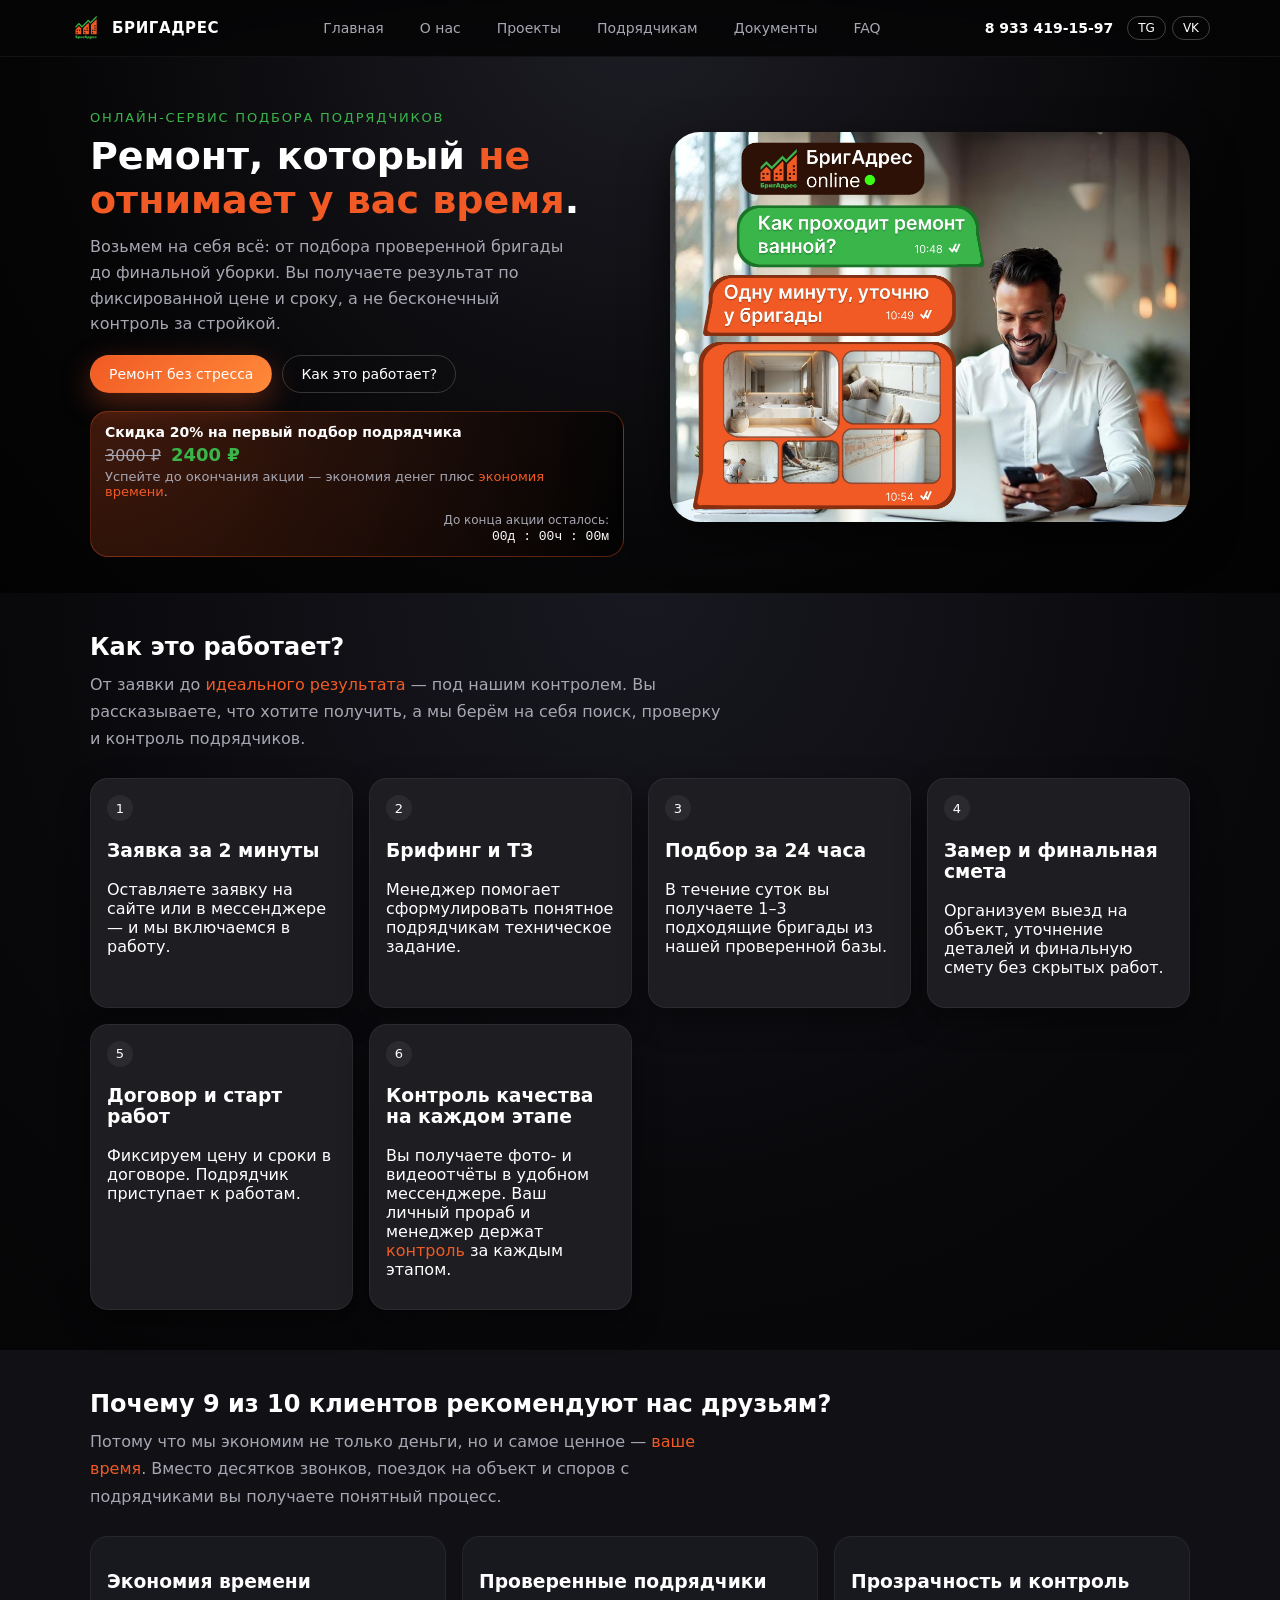
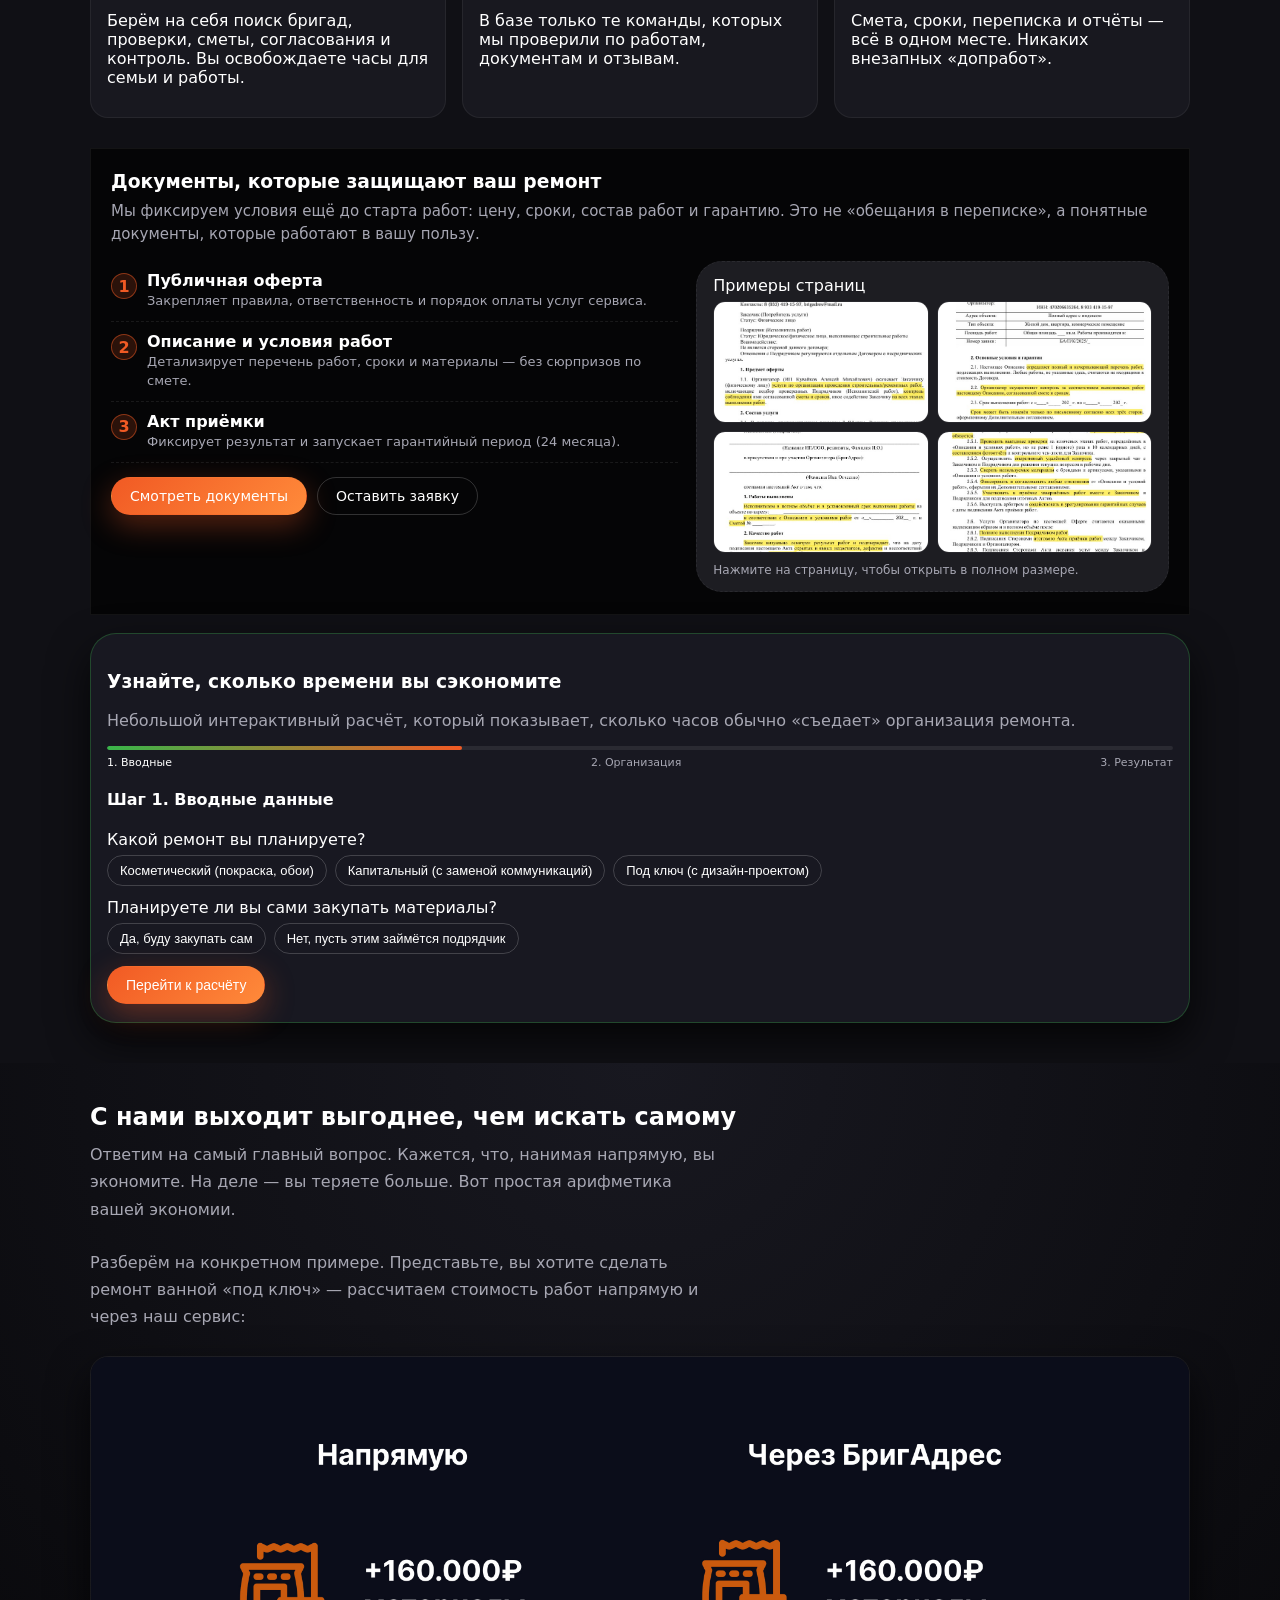
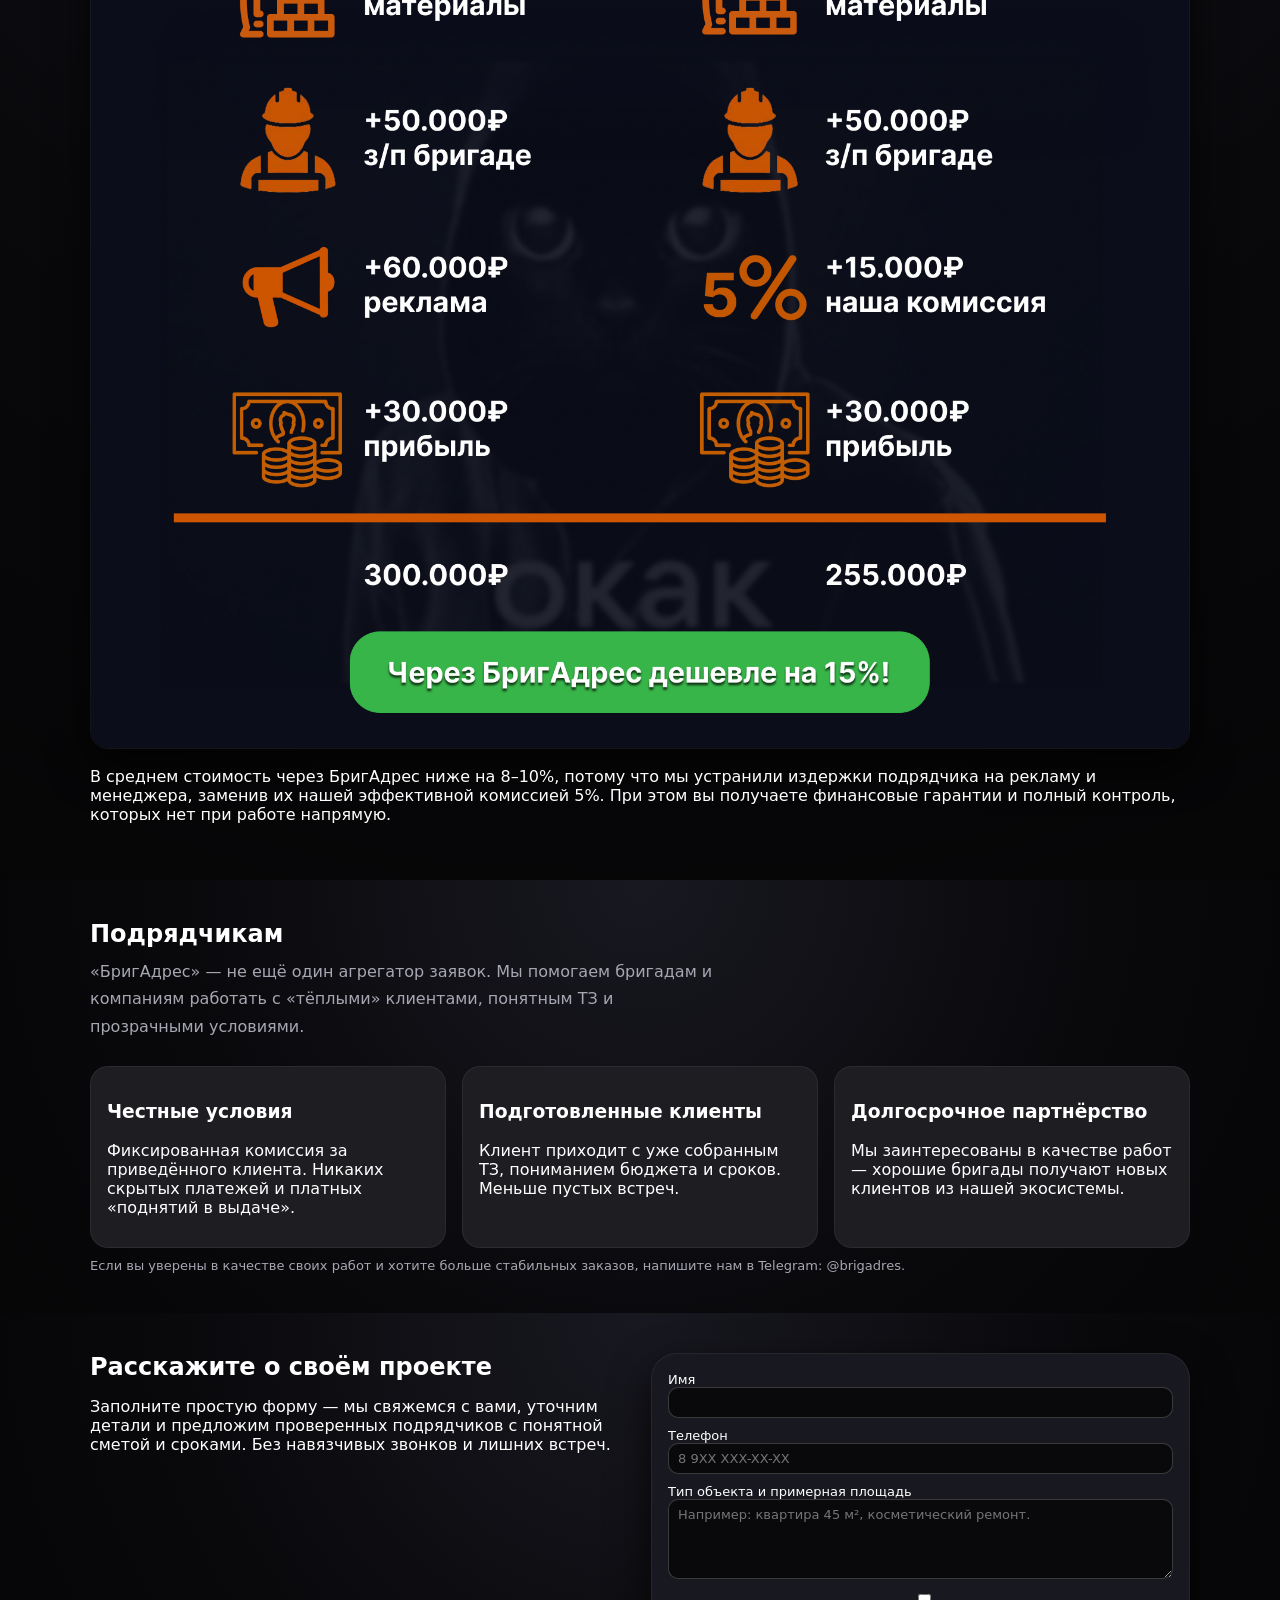
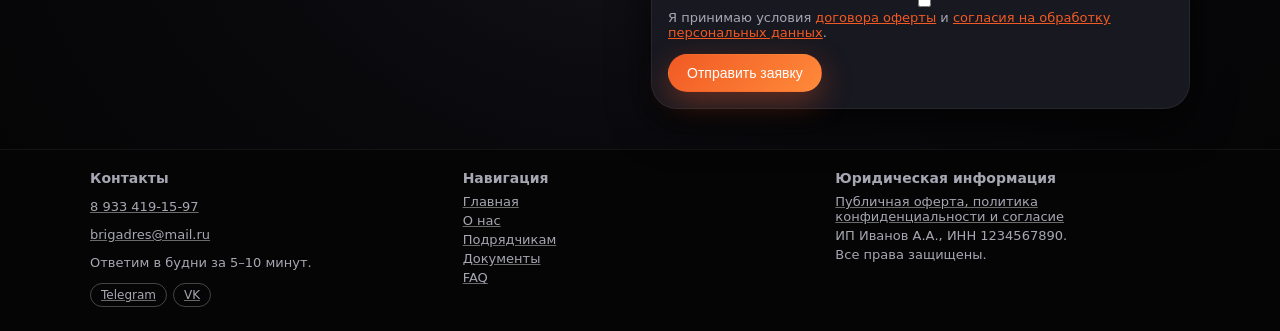
<file: backend/static/site/index.html>
<!DOCTYPE html>
<html lang="ru">
<head>
  <meta charset="UTF-8" />
  <title>БригАдрес — ваш гарант времени и спокойствия в ремонте</title>
  <meta name="viewport" content="width=device-width, initial-scale=1" />
  <link rel="stylesheet" href="css/styles.css" />
  <link rel="icon" href="/favicon.ico" />
  <link rel="icon" type="image/png" sizes="32x32" href="/favicon-32x32.png" />
  <link rel="icon" type="image/png" sizes="16x16" href="/favicon-16x16.png" />
  <link rel="apple-touch-icon" href="/apple-touch-icon.png" />
  <link rel="manifest" href="/site.webmanifest" />
  <meta name="theme-color" content="#0b0b0b" />
  <link rel="canonical" href="https://brigadress.ru/" />
  <meta property="og:site_name" content="БригАдрес" />
  <meta property="og:title" content="БригАдрес — подбор подрядчиков для ремонта" />
  <meta property="og:description" content="Онлайн-сервис подбора проверенных бригад. Фиксируем цену и сроки, сопровождаем до приемки." />
  <meta property="og:type" content="website" />
  <meta property="og:url" content="https://brigadress.ru/" />
  <meta property="og:image" content="https://brigadress.ru/og-image.png" />
  <meta name="twitter:card" content="summary_large_image" />
  <meta name="twitter:image" content="https://brigadress.ru/og-image.png" />
  <script type="application/ld+json">
  {
    "@context": "https://schema.org",
    "@type": "Organization",
    "name": "БригАдрес",
    "url": "https://brigadress.ru/",
    "logo": "https://brigadress.ru/og-image.png",
    "sameAs": [
      "https://t.me/brigadres",
      "https://vk.com/brigadres"
    ],
    "contactPoint": [{
      "@type": "ContactPoint",
      "telephone": "+7-933-419-15-97",
      "contactType": "customer service",
      "availableLanguage": ["ru"]
    }]
  }
  </script>
</head>
<body>
<header class="site-header">
  <div class="container header-inner">
    <a href="#top" class="logo">
      <img src="img/logo.png" alt="БригАдрес" class="logo-image">
      <span class="logo-text">БригАдрес</span>
    </a>
    <nav class="main-nav">
      <a href="index.html">Главная</a>
      <a href="about.html">О нас</a>
      <a href="projects.html">Проекты</a>
      <a href="contractors.html">Подрядчикам</a>
      <a href="documents.html">Документы</a>
      <a href="faq.html">FAQ</a>
    </nav>
    <div class="header-contacts">
      <a href="tel:89334191597" class="phone">8 933 419-15-97</a>
      <div class="messengers">
        <a href="https://t.me/brigadres" target="_blank" rel="noopener noreferrer" class="messenger-icon">TG</a>
        <a href="https://vk.com/brigadres" target="_blank" rel="noopener noreferrer" class="messenger-icon">VK</a>
      </div>
    </div>
  </div>
</header>

<main id="top">
  <section class="hero">
    <div class="container hero-inner">
      <div class="hero-content">
        <p class="hero-label">Онлайн-сервис подбора подрядчиков</p>
        <h1>Ремонт, который <span class="highlight">не отнимает у вас время</span>.</h1>
        <p class="hero-subtitle">
          Возьмем на себя всё: от подбора проверенной бригады до финальной уборки.
          Вы получаете результат по фиксированной цене и сроку, а не бесконечный контроль за стройкой.
        </p>
        <div class="hero-actions">
          <a href="#lead-form" class="btn btn-primary">Ремонт без стресса</a>
          <a href="#how" class="btn btn-outline">Как это работает?</a>
        </div>
        <div class="discount-banner">
          <div class="discount-main">
            <div class="discount-label">Скидка 20% на первый подбор подрядчика</div>
            <div class="discount-prices">
              <span class="old-price">3000 ₽</span>
              <span class="new-price">2400 ₽</span>
            </div>
            <p class="discount-note">
              Успейте до окончания акции — экономия денег плюс <span class="highlight">экономия времени</span>.
            </p>
          </div>
          <div class="discount-timer">
            <span class="discount-timer-label">До конца акции осталось:</span>
            <span id="discount-timer" data-deadline="2026-02-01T23:59:59">—</span>
          </div>
        </div>
      </div>
      <div class="hero-visual">
        <div class="hero-image-wrapper">
          <img src="img/hero-chat.jpg" alt="Клиент общается с сервисом «БригАдрес» и получает отчёты о ремонте ванной" class="hero-image" />
        </div>
      </div>
    </div>
  </section>

  <section class="section section-dark" id="how">
    <div class="container">
      <h2>Как это работает?</h2>
      <p class="section-lead">
        От заявки до <span class="highlight">идеального результата</span> — под нашим контролем.
        Вы рассказываете, что хотите получить, а мы берём на себя поиск, проверку и контроль подрядчиков.
      </p>
      <div class="steps-grid">
        <article class="step-card">
          <div class="step-number">1</div>
          <h3>Заявка за 2 минуты</h3>
          <p>Оставляете заявку на сайте или в мессенджере — и мы включаемся в работу.</p>
        </article>
        <article class="step-card">
          <div class="step-number">2</div>
          <h3>Брифинг и ТЗ</h3>
          <p>Менеджер помогает сформулировать понятное подрядчикам техническое задание.</p>
        </article>
        <article class="step-card">
          <div class="step-number">3</div>
          <h3>Подбор за 24 часа</h3>
          <p>В течение суток вы получаете 1–3 подходящие бригады из нашей проверенной базы.</p>
        </article>
        <article class="step-card">
          <div class="step-number">4</div>
          <h3>Замер и финальная смета</h3>
          <p>Организуем выезд на объект, уточнение деталей и финальную смету без скрытых работ.</p>
        </article>
        <article class="step-card">
          <div class="step-number">5</div>
          <h3>Договор и старт работ</h3>
          <p>Фиксируем цену и сроки в договоре. Подрядчик приступает к работам.</p>
        </article>
        <article class="step-card">
          <div class="step-number">6</div>
          <h3>Контроль качества на каждом этапе</h3>
          <p>
            Вы получаете фото- и видеоотчёты в удобном мессенджере.
            Ваш личный прораб и менеджер держат <span class="highlight">контроль</span> за каждым этапом.
          </p>
        </article>
      </div>
    </div>
  </section>

  <section class="section section-light" id="about">
    <div class="container">
      <h2>Почему 9 из 10 клиентов рекомендуют нас друзьям?</h2>
      <p class="section-lead">
        Потому что мы экономим не только деньги, но и самое ценное — <span class="highlight">ваше время</span>.
        Вместо десятков звонков, поездок на объект и споров с подрядчиками вы получаете понятный процесс.
      </p>

      <div class="benefits-grid">
        <article class="benefit-card">
          <h3>Экономия времени</h3>
          <p>Берём на себя поиск бригад, проверки, сметы, согласования и контроль. Вы освобождаете часы для семьи и работы.</p>
        </article>
        <article class="benefit-card">
          <h3>Проверенные подрядчики</h3>
          <p>В базе только те команды, которых мы проверили по работам, документам и отзывам.</p>
        </article>
        <article class="benefit-card">
          <h3>Прозрачность и контроль</h3>
          <p>Смета, сроки, переписка и отчёты — всё в одном месте. Никаких внезапных «допработ».</p>
        </article>
      </div>

      <div class="doc-promo" id="docs">
        <h3>Документы, которые защищают ваш ремонт</h3>
        <p class="doc-promo-lead">
          Мы фиксируем условия ещё до старта работ: цену, сроки, состав работ и гарантию.
          Это не «обещания в переписке», а понятные документы, которые работают в вашу пользу.
        </p>
        <div class="doc-promo-grid">
          <div class="doc-promo-list">
            <div class="doc-promo-item">
              <span class="doc-promo-badge">1</span>
              <div>
                <p class="doc-promo-title">Публичная оферта</p>
                <p class="doc-promo-text">Закрепляет правила, ответственность и порядок оплаты услуг сервиса.</p>
              </div>
            </div>
            <div class="doc-promo-item">
              <span class="doc-promo-badge">2</span>
              <div>
                <p class="doc-promo-title">Описание и условия работ</p>
                <p class="doc-promo-text">Детализирует перечень работ, сроки и материалы — без сюрпризов по смете.</p>
              </div>
            </div>
            <div class="doc-promo-item">
              <span class="doc-promo-badge">3</span>
              <div>
                <p class="doc-promo-title">Акт приёмки</p>
                <p class="doc-promo-text">Фиксирует результат и запускает гарантийный период (24 месяца).</p>
              </div>
            </div>

            <div class="doc-promo-actions">
              <a href="documents.html" class="btn btn-primary">Смотреть документы</a>
              <a href="#lead-form" class="btn btn-outline">Оставить заявку</a>
            </div>
          </div>

          <div class="doc-promo-preview">
            <p class="doc-slide-label">Примеры страниц</p>
            <div class="doc-thumbs">
              <a href="img/docs/public-offer-1.jpg" target="_blank" rel="noopener noreferrer"><img src="img/docs/public-offer-1.jpg" alt="Документ — страница" loading="lazy"></a>
              <a href="img/docs/work-description-1.jpg" target="_blank" rel="noopener noreferrer"><img src="img/docs/work-description-1.jpg" alt="Документ — страница" loading="lazy"></a>
              <a href="img/docs/acceptance-act-1.jpg" target="_blank" rel="noopener noreferrer"><img src="img/docs/acceptance-act-1.jpg" alt="Документ — страница" loading="lazy"></a>
              <a href="img/docs/public-offer-2.jpg" target="_blank" rel="noopener noreferrer"><img src="img/docs/public-offer-2.jpg" alt="Документ — страница" loading="lazy"></a>
            </div>
            <p class="doc-promo-note">Нажмите на страницу, чтобы открыть в полном размере.</p>
          </div>
        </div>
      </div>

      <div class="timecalc" id="timecalc">
        <h3>Узнайте, сколько времени вы сэкономите</h3>
        <p class="timecalc-lead">
          Небольшой интерактивный расчёт, который показывает, сколько часов обычно «съедает» организация ремонта.
        </p>

        <div class="timecalc-progress">
          <div class="timecalc-progress-bar">
            <div class="timecalc-progress-fill" id="timecalc-progress-fill"></div>
          </div>
          <div class="timecalc-progress-steps">
            <span class="active">1. Вводные</span>
            <span>2. Организация</span>
            <span>3. Результат</span>
          </div>
        </div>

        <div class="timecalc-steps">
          <div class="timecalc-step active" data-step="1">
            <h4>Шаг 1. Вводные данные</h4>
            <div class="timecalc-question">
              <p>Какой ремонт вы планируете?</p>
              <div class="timecalc-options" data-name="type">
                <button type="button" class="timecalc-option" data-value="cosmetic">Косметический (покраска, обои)</button>
                <button type="button" class="timecalc-option" data-value="capital">Капитальный (с заменой коммуникаций)</button>
                <button type="button" class="timecalc-option" data-value="full">Под ключ (с дизайн-проектом)</button>
              </div>
            </div>
            <div class="timecalc-question">
              <p>Планируете ли вы сами закупать материалы?</p>
              <div class="timecalc-options" data-name="materials">
                <button type="button" class="timecalc-option" data-value="yes">Да, буду закупать сам</button>
                <button type="button" class="timecalc-option" data-value="no">Нет, пусть этим займётся подрядчик</button>
              </div>
            </div>
            <button type="button" class="btn btn-primary timecalc-next" id="timecalc-start">Перейти к расчёту</button>
          </div>

          <div class="timecalc-step" data-step="2">
            <h4>Шаг 2. Посчитаем, сколько времени съедает организация</h4>
            <p class="timecalc-lead">
              Ниже только организационные задачи без учёта самого ремонта.
              Нажмите на каждую — и увидите, как быстро растут часы.
            </p>
            <ul class="timecalc-task-list" id="timecalc-task-list">
              <li data-hours="30">Поиск подрядчиков (просмотр 15+ анкет, отзывов): <span>+30 часов</span></li>
              <li data-hours="20">Встречи и переговоры (с 3–5 бригадами): <span>+20 часов</span></li>
              <li data-hours="15">Согласование детализированной сметы: <span>+15 часов</span></li>
              <li data-hours="35">Контроль закупки материалов (или самостоятельная покупка): <span>+35 часов</span></li>
              <li data-hours="80">Ежедневный/еженедельный контроль на объекте: <span>+80 часов</span></li>
              <li data-hours="15">Решение форс-мажоров и споров: <span>+15 часов</span></li>
            </ul>
            <div class="timecalc-total">
              <span class="timecalc-total-label">Суммарно на организацию:</span>
              <span class="timecalc-total-value" id="timecalc-total-animated">0 часов</span>
            </div>
            <button type="button" class="btn btn-outline timecalc-next" id="timecalc-to-result">Показать результат</button>
          </div>

          <div class="timecalc-step" data-step="3">
            <h4>Шаг 3. Финальный результат</h4>
            <div class="timecalc-result">
              <div class="timecalc-result-number" id="timecalc-total-final">~195 часов</div>
              <p class="timecalc-result-text" id="timecalc-result-text">
                195 часов — это больше восьми полных суток. Столько времени вы потратите не на сам ремонт,
                а на организацию. С «БригАдрес» эти часы вы тратите на семью, хобби и отдых, а мы берём всю
                организацию на себя.
              </p>
              <div class="timecalc-icons">
                <span>👨‍👩‍👧 семья</span>
                <span>✈️ путешествия</span>
                <span>📚 книги</span>
                <span>🎸 хобби</span>
              </div>
              <a href="#lead-form" class="btn btn-primary timecalc-cta">
                Верните мне мои 200 часов!
              </a>
            </div>
          </div>
        </div>
      </div>
    </div>
  </section>

  <section class="section section-dark" id="compare">
    <div class="container">
      <h2>С нами выходит выгоднее, чем искать самому</h2>
      <p class="section-lead">
        Ответим на самый главный вопрос. Кажется, что, нанимая напрямую, вы экономите.
        На деле — вы теряете больше. Вот простая арифметика вашей экономии.
      </p>
      <p class="section-lead">
        Разберём на конкретном примере. Представьте, вы хотите сделать ремонт ванной «под ключ» —
        рассчитаем стоимость работ напрямую и через наш сервис:
      </p>
      <div class="compare-visual">
        <img src="img/pricing-bars.jpg" alt="Сравнение структуры цены ремонта: напрямую и через БригАдрес" />
      </div>
      <p class="section-leад">
        В среднем стоимость через БригАдрес ниже на 8–10%, потому что мы устранили издержки подрядчика на рекламу
        и менеджера, заменив их нашей эффективной комиссией 5%. При этом вы получаете финансовые гарантии и полный
        контроль, которых нет при работе напрямую.
      </p>
    </div>
  </section>

  

  <section class="section section-dark" id="contractors">
    <div class="container">
      <h2>Подрядчикам</h2>
      <p class="section-lead">
        «БригАдрес» — не ещё один агрегатор заявок. Мы помогаем бригадам и компаниям работать с «тёплыми» клиентами,
        понятным ТЗ и прозрачными условиями.
      </p>
      <div class="contractors-grid">
        <article class="contractor-card">
          <h3>Честные условия</h3>
          <p>Фиксированная комиссия за приведённого клиента. Никаких скрытых платежей и платных «поднятий в выдаче».</p>
        </article>
        <article class="contractor-card">
          <h3>Подготовленные клиенты</h3>
          <p>Клиент приходит с уже собранным ТЗ, пониманием бюджета и сроков. Меньше пустых встреч.</p>
        </article>
        <article class="contractor-card">
          <h3>Долгосрочное партнёрство</h3>
          <p>Мы заинтересованы в качестве работ — хорошие бригады получают новых клиентов из нашей экосистемы.</p>
        </article>
      </div>
      <p class="contractors-note">
        Если вы уверены в качестве своих работ и хотите больше стабильных заказов, напишите нам в Telegram: <a href="https://t.me/brigadres" target="_blank" rel="noopener noreferrer">@brigadres</a>.
      </p>
    </div>
  </section>

  <section class="section section-dark" id="lead-form">
    <div class="container form-container">
      <div class="form-info">
        <h2>Расскажите о своём проекте</h2>
        <p>
          Заполните простую форму — мы свяжемся с вами, уточним детали и предложим проверенных подрядчиков
          с понятной сметой и сроками. Без навязчивых звонков и лишних встреч.
        </p>
      </div>
      <form class="lead-form">
        <div class="form-row">
          <label>Имя
            <input type="text" name="name" required />
          </label>
        </div>
        <div class="form-row">
          <label>Телефон
            <input type="tel" name="phone" placeholder="8 9XX XXX-XX-XX" required />
          </label>
        </div>
        <div class="form-row">
          <label>Тип объекта и примерная площадь
            <textarea name="project" rows="3" placeholder="Например: квартира 45 м², косметический ремонт."></textarea>
          </label>
        </div>
        <div class="form-row form-row-inline">
          <label class="checkbox">
            <input type="checkbox" required />
            <span>
              Я принимаю условия
              <a href="https://disk.yandex.ru/d/ttlyl_xgB4KdQw" target="_blank" rel="noopener noreferrer">договора оферты</a>
              и
              <a href="https://disk.yandex.ru/d/QJ3SUIqIjdtrEg" target="_blank" rel="noopener noreferrer">согласия на обработку персональных данных</a>.
            </span>
          </label>
        </div>
        <button type="submit" class="btn btn-primary">Отправить заявку</button>
        <p class="form-success" hidden>Спасибо! Заявка отправлена. Мы свяжемся с вами в ближайшее время.</p>
      </form>
    </div>
  </section>
</main>

<footer class="site-footer">
  <div class="container footer-grid">
    <div class="footer-col">
      <h3>Контакты</h3>
      <p><a href="tel:89334191597">8 933 419-15-97</a></p>
      <p><a href="mailto:brigadres@mail.ru">brigadres@mail.ru</a></p>
      <p>Ответим в будни за 5–10 минут.</p>
      <div class="footer-messengers">
        <a href="https://t.me/brigadres" target="_blank" rel="noopener noreferrer" class="messenger-icon">Telegram</a>
        <a href="https://vk.com/brigadres" target="_blank" rel="noopener noreferrer" class="messenger-icon">VK</a>
      </div>
    </div>
    <div class="footer-col">
      <h3>Навигация</h3>
      <ul>
        <li><a href="#top">Главная</a></li>
        <li><a href="#about">О нас</a></li>
        <li><a href="#contractors">Подрядчикам</a></li>
        <li><a href="documents.html">Документы</a></li>
        <li><a href="faq.html">FAQ</a></li>
      </ul>
    </div>
    <div class="footer-col">
      <h3>Юридическая информация</h3>
      <ul>
        <li><a href="legal.html">Публичная оферта, политика конфиденциальности и согласие</a></li>
      </ul>
      <p class="footer-legal">ИП Иванов А.А., ИНН 1234567890.</p>
      <p class="footer-warning">Все права защищены.</p>
    </div>
  </div>
</footer>

<script src="js/main.js"></script>
</body>
</html>
</file>
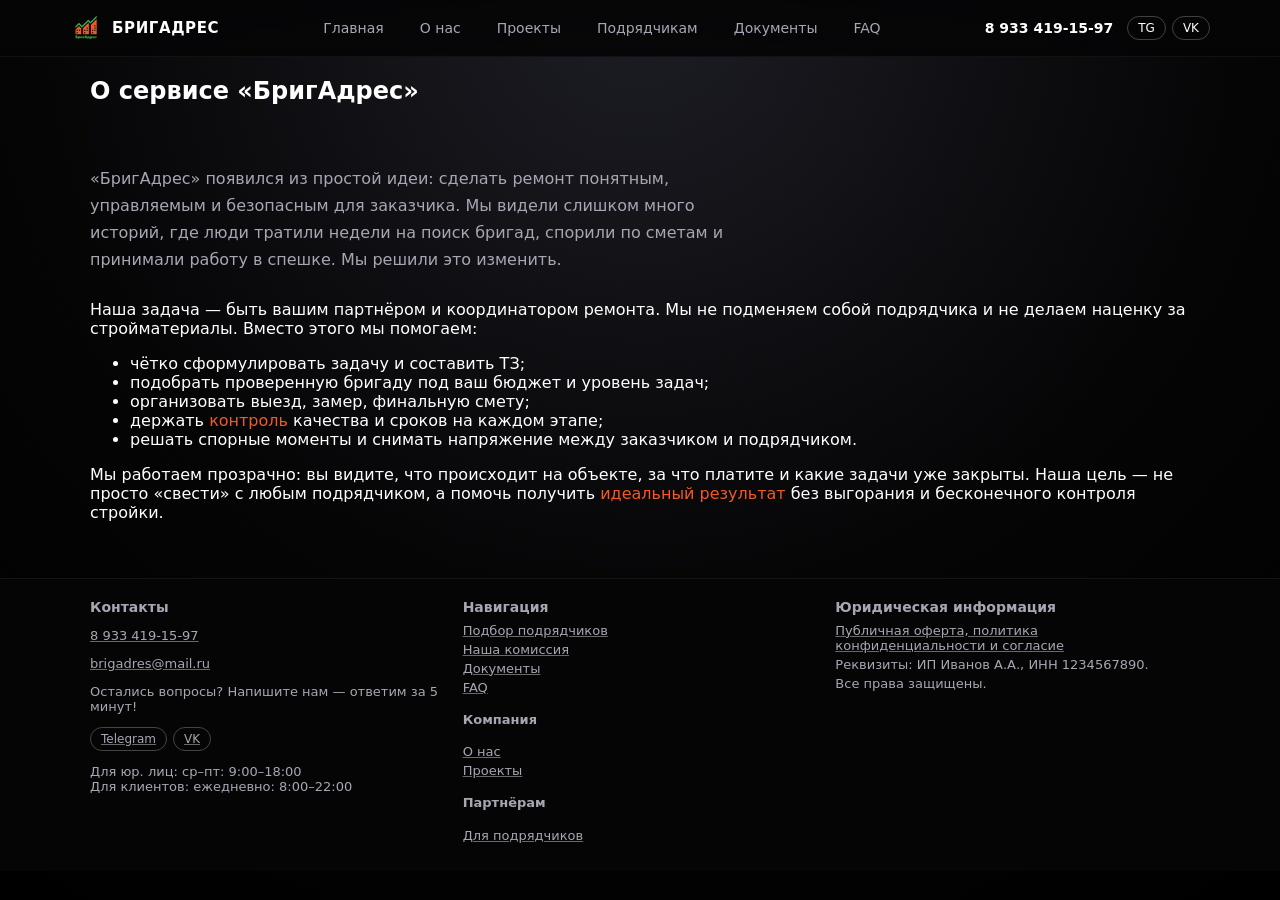
<file: backend/static/site/about.html>
<!DOCTYPE html>
<html lang="ru">
<head>
  <meta charset="UTF-8" />
  <title>О сервисе «БригАдрес»</title>
  <meta name="viewport" content="width=device-width, initial-scale=1" />
  <link rel="stylesheet" href="css/styles.css" />
  <link rel="icon" href="/favicon.ico" />
  <link rel="icon" type="image/png" sizes="32x32" href="/favicon-32x32.png" />
  <link rel="icon" type="image/png" sizes="16x16" href="/favicon-16x16.png" />
  <link rel="apple-touch-icon" href="/apple-touch-icon.png" />
  <link rel="manifest" href="/site.webmanifest" />
  <meta name="theme-color" content="#0b0b0b" />
  <link rel="canonical" href="https://brigadress.ru/about.html" />
  <meta property="og:site_name" content="БригАдрес" />
  <meta property="og:title" content="БригАдрес — подбор подрядчиков для ремонта" />
  <meta property="og:description" content="Онлайн-сервис подбора проверенных бригад. Фиксируем цену и сроки, сопровождаем до приемки." />
  <meta property="og:type" content="website" />
  <meta property="og:url" content="https://brigadress.ru/about.html" />
  <meta property="og:image" content="https://brigadress.ru/og-image.png" />
  <meta name="twitter:card" content="summary_large_image" />
  <meta name="twitter:image" content="https://brigadress.ru/og-image.png" />
  <script type="application/ld+json">
  {
    "@context": "https://schema.org",
    "@type": "Organization",
    "name": "БригАдрес",
    "url": "https://brigadress.ru/",
    "logo": "https://brigadress.ru/og-image.png",
    "sameAs": [
      "https://t.me/brigadres",
      "https://vk.com/brigadres"
    ],
    "contactPoint": [{
      "@type": "ContactPoint",
      "telephone": "+7-933-419-15-97",
      "contactType": "customer service",
      "availableLanguage": ["ru"]
    }]
  }
  </script>
</head>
<body>
<header class="site-header">
  <div class="container header-inner">
    <a href="index.html" class="logo">
      <img src="img/logo.png" alt="БригАдрес" class="logo-image">
      <span class="logo-text">БригАдрес</span>
    </a>
    <nav class="main-nav">
      <a href="index.html">Главная</a>
      <a href="about.html">О нас</a>
      <a href="projects.html">Проекты</a>
      <a href="contractors.html">Подрядчикам</a>
      <a href="documents.html">Документы</a>
      <a href="faq.html">FAQ</a>
    </nav>
    <div class="header-contacts">
      <a href="tel:89334191597" class="phone">8 933 419-15-97</a>
      <div class="messengers">
        <a href="https://t.me/brigadres" class="messenger-icon" target="_blank" rel="noopener noreferrer">TG</a>
        <a href="https://vk.com/brigadres" class="messenger-icon" target="_blank" rel="noopener noreferrer">VK</a>
      </div>
    </div>
  </div>
</header>

<main>
  <section class="page-hero">
    <div class="container">
      <h1>О сервисе «БригАдрес»</h1>
    </div>
  </section>
  <section class="section">
    <div class="container">
      <p class="section-lead">
        «БригАдрес» появился из простой идеи: сделать ремонт понятным, управляемым и безопасным для заказчика.
        Мы видели слишком много историй, где люди тратили недели на поиск бригад, спорили по сметам и принимали
        работу в спешке. Мы решили это изменить.
      </p>
      <p>
        Наша задача — быть вашим партнёром и координатором ремонта. Мы не подменяем собой подрядчика и не делаем
        наценку за стройматериалы. Вместо этого мы помогаем:
      </p>
      <ul>
        <li>чётко сформулировать задачу и составить ТЗ;</li>
        <li>подобрать проверенную бригаду под ваш бюджет и уровень задач;</li>
        <li>организовать выезд, замер, финальную смету;</li>
        <li>держать <span class="highlight">контроль</span> качества и сроков на каждом этапе;</li>
        <li>решать спорные моменты и снимать напряжение между заказчиком и подрядчиком.</li>
      </ul>
      <p>
        Мы работаем прозрачно: вы видите, что происходит на объекте, за что платите и какие задачи уже закрыты.
        Наша цель — не просто «свести» с любым подрядчиком, а помочь получить <span class="highlight">идеальный результат</span>
        без выгорания и бесконечного контроля стройки.
      </p>
    </div>
  </section>
</main>

<footer class="site-footer">
  <div class="container footer-grid">
    <div class="footer-col">
      <h3>Контакты</h3>
      <p><a href="tel:89334191597">8 933 419-15-97</a></p>
      <p><a href="mailto:brigadres@mail.ru">brigadres@mail.ru</a></p>
      <p>Остались вопросы? Напишите нам — ответим за 5 минут!</p>
      <div class="footer-messengers">
        <a href="https://t.me/brigadres" class="messenger-icon" target="_blank" rel="noopener noreferrer">Telegram</a>
        <a href="https://vk.com/brigadres" class="messenger-icon" target="_blank" rel="noopener noreferrer">VK</a>
      </div>
      <p class="footer-schedule">
        Для юр. лиц: ср–пт: 9:00–18:00<br/>
        Для клиентов: ежедневно: 8:00–22:00
      </p>
    </div>
    <div class="footer-col">
      <h3>Навигация</h3>
      <ul>
        <li><a href="calculator.html">Подбор подрядчиков</a></li>
        <li><a href="commission.html">Наша комиссия</a></li>
        <li><a href="documents.html">Документы</a></li>
        <li><a href="faq.html">FAQ</a></li>
      </ul>
      <h4>Компания</h4>
      <ul>
        <li><a href="about.html">О нас</a></li>
<li><a href="projects.html">Проекты</a></li>
      </ul>
      <h4>Партнёрам</h4>
      <ul>
        <li><a href="contractors.html">Для подрядчиков</a></li>
      </ul>
    </div>
    <div class="footer-col">
      <h3>Юридическая информация</h3>
      <ul>
        <li><a href="legal.html">Публичная оферта, политика конфиденциальности и согласие</a></li>
      </ul>
      <p class="footer-legal">
        Реквизиты: ИП Иванов А.А., ИНН 1234567890.
      </p>
      <p class="footer-warning">
        Все права защищены.
      </p>
    </div>
  </div>
</footer>
<script src="js/main.js"></script>
</body>
</html>
</file>
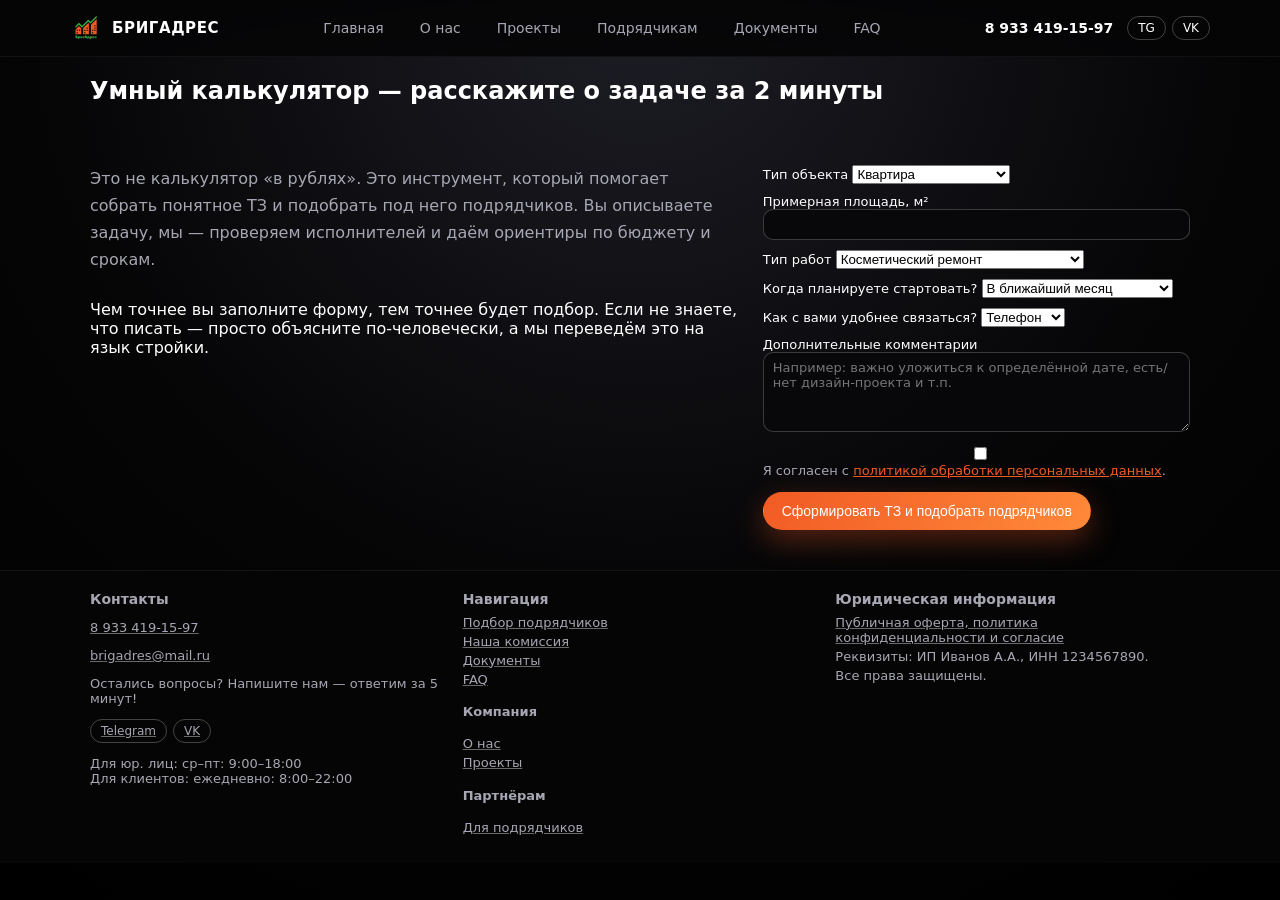
<file: backend/static/site/calculator.html>
<!DOCTYPE html>
<html lang="ru">
<head>
  <meta charset="UTF-8" />
  <title>Умный калькулятор — БригАдрес</title>
  <meta name="viewport" content="width=device-width, initial-scale=1" />
  <link rel="stylesheet" href="css/styles.css" />
  <link rel="icon" href="/favicon.ico" />
  <link rel="icon" type="image/png" sizes="32x32" href="/favicon-32x32.png" />
  <link rel="icon" type="image/png" sizes="16x16" href="/favicon-16x16.png" />
  <link rel="apple-touch-icon" href="/apple-touch-icon.png" />
  <link rel="manifest" href="/site.webmanifest" />
  <meta name="theme-color" content="#0b0b0b" />
  <link rel="canonical" href="https://brigadress.ru/calculator.html" />
  <meta property="og:site_name" content="БригАдрес" />
  <meta property="og:title" content="БригАдрес — подбор подрядчиков для ремонта" />
  <meta property="og:description" content="Онлайн-сервис подбора проверенных бригад. Фиксируем цену и сроки, сопровождаем до приемки." />
  <meta property="og:type" content="website" />
  <meta property="og:url" content="https://brigadress.ru/calculator.html" />
  <meta property="og:image" content="https://brigadress.ru/og-image.png" />
  <meta name="twitter:card" content="summary_large_image" />
  <meta name="twitter:image" content="https://brigadress.ru/og-image.png" />
  <script type="application/ld+json">
  {
    "@context": "https://schema.org",
    "@type": "Organization",
    "name": "БригАдрес",
    "url": "https://brigadress.ru/",
    "logo": "https://brigadress.ru/og-image.png",
    "sameAs": [
      "https://t.me/brigadres",
      "https://vk.com/brigadres"
    ],
    "contactPoint": [{
      "@type": "ContactPoint",
      "telephone": "+7-933-419-15-97",
      "contactType": "customer service",
      "availableLanguage": ["ru"]
    }]
  }
  </script>
</head>
<body>
<header class="site-header">
  <div class="container header-inner">
    <a href="index.html" class="logo">
      <img src="img/logo.png" alt="БригАдрес" class="logo-image">
      <span class="logo-text">БригАдрес</span>
    </a>
    <nav class="main-nav">
      <a href="index.html">Главная</a>
      <a href="about.html">О нас</a>
      <a href="projects.html">Проекты</a>
      <a href="contractors.html">Подрядчикам</a>
      <a href="documents.html">Документы</a>
      <a href="faq.html">FAQ</a>
    </nav>
    <div class="header-contacts">
      <a href="tel:89334191597" class="phone">8 933 419-15-97</a>
      <div class="messengers">
        <a href="https://t.me/brigadres" class="messenger-icon" target="_blank" rel="noopener noreferrer">TG</a>
        <a href="https://vk.com/brigadres" class="messenger-icon" target="_blank" rel="noopener noreferrer">VK</a>
      </div>
    </div>
  </div>
</header>

<main>
  <section class="page-hero">
    <div class="container">
      <h1>Умный калькулятор — расскажите о задаче за 2 минуты</h1>
    </div>
  </section>
  <section class="section">
    <div class="container form-container">
      <div class="form-info">
        <p class="section-lead">
          Это не калькулятор «в рублях». Это инструмент, который помогает собрать понятное ТЗ и подобрать
          под него подрядчиков. Вы описываете задачу, мы — проверяем исполнителей и даём ориентиры по бюджету и срокам.
        </p>
        <p>
          Чем точнее вы заполните форму, тем точнее будет подбор. Если не знаете, что писать — просто объясните
          по‑человечески, а мы переведём это на язык стройки.
        </p>
      </div>
      <form class="smart-calculator" id="smart-calculator">
        <div class="form-row">
          <label>Тип объекта
            <select name="object" required>
              <option value="Квартира">Квартира</option>
              <option value="Дом">Дом</option>
              <option value="Офис">Офис</option>
              <option value="Коммерческий объект">Коммерческий объект</option>
            </select>
          </label>
        </div>
        <div class="form-row">
          <label>Примерная площадь, м²
            <input type="number" name="area" min="1" max="1000" />
          </label>
        </div>
        <div class="form-row">
          <label>Тип работ
            <select name="work_type" required>
              <option value="Косметический ремонт">Косметический ремонт</option>
              <option value="Капитальный ремонт">Капитальный ремонт</option>
              <option value="Ремонт под ключ с дизайн‑проектом">Ремонт под ключ с дизайн‑проектом</option>
            </select>
          </label>
        </div>
        <div class="form-row">
          <label>Когда планируете стартовать?
            <select name="timeframe">
              <option value="В ближайший месяц">В ближайший месяц</option>
              <option value="Через 2–3 месяца">Через 2–3 месяца</option>
              <option value="Пока только прицениваюсь">Пока только прицениваюсь</option>
            </select>
          </label>
        </div>
        <div class="form-row">
          <label>Как с вами удобнее связаться?
            <select name="contact_method">
              <option value="Телефон">Телефон</option>
              <option value="WhatsApp">WhatsApp</option>
              <option value="Telegram">Telegram</option>
            </select>
          </label>
        </div>
        <div class="form-row">
          <label>Дополнительные комментарии
            <textarea name="extra" rows="4" placeholder="Например: важно уложиться к определённой дате, есть/нет дизайн‑проекта и т.п."></textarea>
          </label>
        </div>
        <div class="form-row form-row-inline">
          <label class="checkbox">
            <input type="checkbox" required />
            <span>Я согласен с <a href="legal.html" target="_blank">политикой обработки персональных данных</a>.</span>
          </label>
        </div>
        <button type="submit" class="btn btn-primary">Сформировать ТЗ и подобрать подрядчиков</button>
      </form>
    </div>
  </section>

  <section class="section" id="calc-result" hidden>
    <div class="container">
      <div class="calc-result">
        <h2>Что мы поняли о вашем проекте</h2>
        <div class="calc-result-content"></div>
        <p class="calc-result-note">
          Это черновой набросок. После короткого созвона мы уточним детали, скорректируем ТЗ и подберём
          подходящих подрядчиков из нашей базы.
        </p>
      </div>
    </div>
  </section>
</main>

<footer class="site-footer">
  <div class="container footer-grid">
    <div class="footer-col">
      <h3>Контакты</h3>
      <p><a href="tel:89334191597">8 933 419-15-97</a></p>
      <p><a href="mailto:brigadres@mail.ru">brigadres@mail.ru</a></p>
      <p>Остались вопросы? Напишите нам — ответим за 5 минут!</p>
      <div class="footer-messengers">
        <a href="https://t.me/brigadres" class="messenger-icon" target="_blank" rel="noopener noreferrer">Telegram</a>
        <a href="https://vk.com/brigadres" class="messenger-icon" target="_blank" rel="noopener noreferrer">VK</a>
      </div>
      <p class="footer-schedule">
        Для юр. лиц: ср–пт: 9:00–18:00<br/>
        Для клиентов: ежедневно: 8:00–22:00
      </p>
    </div>
    <div class="footer-col">
      <h3>Навигация</h3>
      <ul>
        <li><a href="calculator.html">Подбор подрядчиков</a></li>
        <li><a href="commission.html">Наша комиссия</a></li>
        <li><a href="documents.html">Документы</a></li>
        <li><a href="faq.html">FAQ</a></li>
      </ul>
      <h4>Компания</h4>
      <ul>
        <li><a href="about.html">О нас</a></li>
<li><a href="projects.html">Проекты</a></li>
      </ul>
      <h4>Партнёрам</h4>
      <ul>
        <li><a href="contractors.html">Для подрядчиков</a></li>
      </ul>
    </div>
    <div class="footer-col">
      <h3>Юридическая информация</h3>
      <ul>
        <li><a href="legal.html">Публичная оферта, политика конфиденциальности и согласие</a></li>
      </ul>
      <p class="footer-legal">
        Реквизиты: ИП Иванов А.А., ИНН 1234567890.
      </p>
      <p class="footer-warning">
        Все права защищены.
      </p>
    </div>
  </div>
</footer>
<script src="js/main.js"></script>
</body>
</html>
</file>
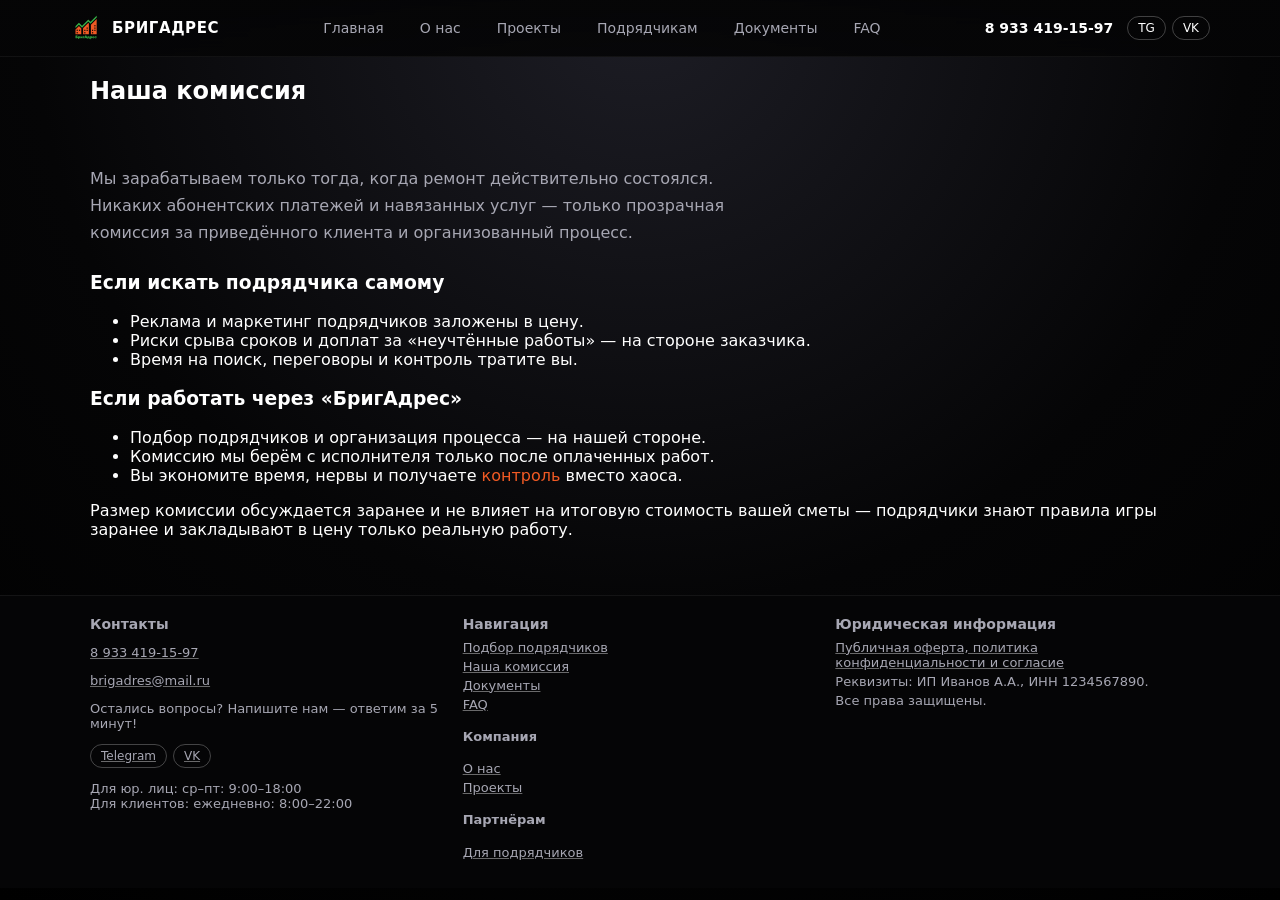
<file: backend/static/site/commission.html>
<!DOCTYPE html>
<html lang="ru">
<head>
  <meta charset="UTF-8" />
  <title>Наша комиссия — БригАдрес</title>
  <meta name="viewport" content="width=device-width, initial-scale=1" />
  <link rel="stylesheet" href="css/styles.css" />
  <link rel="icon" href="/favicon.ico" />
  <link rel="icon" type="image/png" sizes="32x32" href="/favicon-32x32.png" />
  <link rel="icon" type="image/png" sizes="16x16" href="/favicon-16x16.png" />
  <link rel="apple-touch-icon" href="/apple-touch-icon.png" />
  <link rel="manifest" href="/site.webmanifest" />
  <meta name="theme-color" content="#0b0b0b" />
  <link rel="canonical" href="https://brigadress.ru/commission.html" />
  <meta property="og:site_name" content="БригАдрес" />
  <meta property="og:title" content="БригАдрес — подбор подрядчиков для ремонта" />
  <meta property="og:description" content="Онлайн-сервис подбора проверенных бригад. Фиксируем цену и сроки, сопровождаем до приемки." />
  <meta property="og:type" content="website" />
  <meta property="og:url" content="https://brigadress.ru/commission.html" />
  <meta property="og:image" content="https://brigadress.ru/og-image.png" />
  <meta name="twitter:card" content="summary_large_image" />
  <meta name="twitter:image" content="https://brigadress.ru/og-image.png" />
  <script type="application/ld+json">
  {
    "@context": "https://schema.org",
    "@type": "Organization",
    "name": "БригАдрес",
    "url": "https://brigadress.ru/",
    "logo": "https://brigadress.ru/og-image.png",
    "sameAs": [
      "https://t.me/brigadres",
      "https://vk.com/brigadres"
    ],
    "contactPoint": [{
      "@type": "ContactPoint",
      "telephone": "+7-933-419-15-97",
      "contactType": "customer service",
      "availableLanguage": ["ru"]
    }]
  }
  </script>
</head>
<body>
<header class="site-header">
  <div class="container header-inner">
    <a href="index.html" class="logo">
      <img src="img/logo.png" alt="БригАдрес" class="logo-image">
      <span class="logo-text">БригАдрес</span>
    </a>
    <nav class="main-nav">
      <a href="index.html">Главная</a>
      <a href="about.html">О нас</a>
      <a href="projects.html">Проекты</a>
      <a href="contractors.html">Подрядчикам</a>
      <a href="documents.html">Документы</a>
      <a href="faq.html">FAQ</a>
    </nav>
    <div class="header-contacts">
      <a href="tel:89334191597" class="phone">8 933 419-15-97</a>
      <div class="messengers">
        <a href="https://t.me/brigadres" class="messenger-icon" target="_blank" rel="noopener noreferrer">TG</a>
        <a href="https://vk.com/brigadres" class="messenger-icon" target="_blank" rel="noopener noreferrer">VK</a>
      </div>
    </div>
  </div>
</header>

<main>
  <section class="page-hero">
    <div class="container">
      <h1>Наша комиссия</h1>
    </div>
  </section>
  <section class="section">
    <div class="container">
      <p class="section-lead">
        Мы зарабатываем только тогда, когда ремонт действительно состоялся. Никаких абонентских платежей и
        навязанных услуг — только прозрачная комиссия за приведённого клиента и организованный процесс.
      </p>

      <div class="compare-grid">
        <div class="compare-column">
          <h3>Если искать подрядчика самому</h3>
          <ul>
            <li>Реклама и маркетинг подрядчиков заложены в цену.</li>
            <li>Риски срыва сроков и доплат за «неучтённые работы» — на стороне заказчика.</li>
            <li>Время на поиск, переговоры и контроль тратите вы.</li>
          </ul>
        </div>
        <div class="compare-column">
          <h3>Если работать через «БригАдрес»</h3>
          <ul>
            <li>Подбор подрядчиков и организация процесса — на нашей стороне.</li>
            <li>Комиссию мы берём с исполнителя только после оплаченных работ.</li>
            <li>Вы экономите время, нервы и получаете <span class="highlight">контроль</span> вместо хаоса.</li>
          </ul>
        </div>
      </div>

      <p class="compare-note">
        Размер комиссии обсуждается заранее и не влияет на итоговую стоимость вашей сметы — подрядчики знают правила
        игры заранее и закладывают в цену только реальную работу.
      </p>
    </div>
  </section>
</main>

<footer class="site-footer">
  <div class="container footer-grid">
    <div class="footer-col">
      <h3>Контакты</h3>
      <p><a href="tel:89334191597">8 933 419-15-97</a></p>
      <p><a href="mailto:brigadres@mail.ru">brigadres@mail.ru</a></p>
      <p>Остались вопросы? Напишите нам — ответим за 5 минут!</p>
      <div class="footer-messengers">
        <a href="https://t.me/brigadres" class="messenger-icon" target="_blank" rel="noopener noreferrer">Telegram</a>
        <a href="https://vk.com/brigadres" class="messenger-icon" target="_blank" rel="noopener noreferrer">VK</a>
      </div>
      <p class="footer-schedule">
        Для юр. лиц: ср–пт: 9:00–18:00<br/>
        Для клиентов: ежедневно: 8:00–22:00
      </p>
    </div>
    <div class="footer-col">
      <h3>Навигация</h3>
      <ul>
        <li><a href="calculator.html">Подбор подрядчиков</a></li>
        <li><a href="commission.html">Наша комиссия</a></li>
        <li><a href="documents.html">Документы</a></li>
        <li><a href="faq.html">FAQ</a></li>
      </ul>
      <h4>Компания</h4>
      <ul>
        <li><a href="about.html">О нас</a></li>
<li><a href="projects.html">Проекты</a></li>
      </ul>
      <h4>Партнёрам</h4>
      <ul>
        <li><a href="contractors.html">Для подрядчиков</a></li>
      </ul>
    </div>
    <div class="footer-col">
      <h3>Юридическая информация</h3>
      <ul>
        <li><a href="legal.html">Публичная оферта, политика конфиденциальности и согласие</a></li>
      </ul>
      <p class="footer-legal">
        Реквизиты: ИП Иванов А.А., ИНН 1234567890.
      </p>
      <p class="footer-warning">
        Все права защищены.
      </p>
    </div>
  </div>
</footer>
<script src="js/main.js"></script>
</body>
</html>
</file>
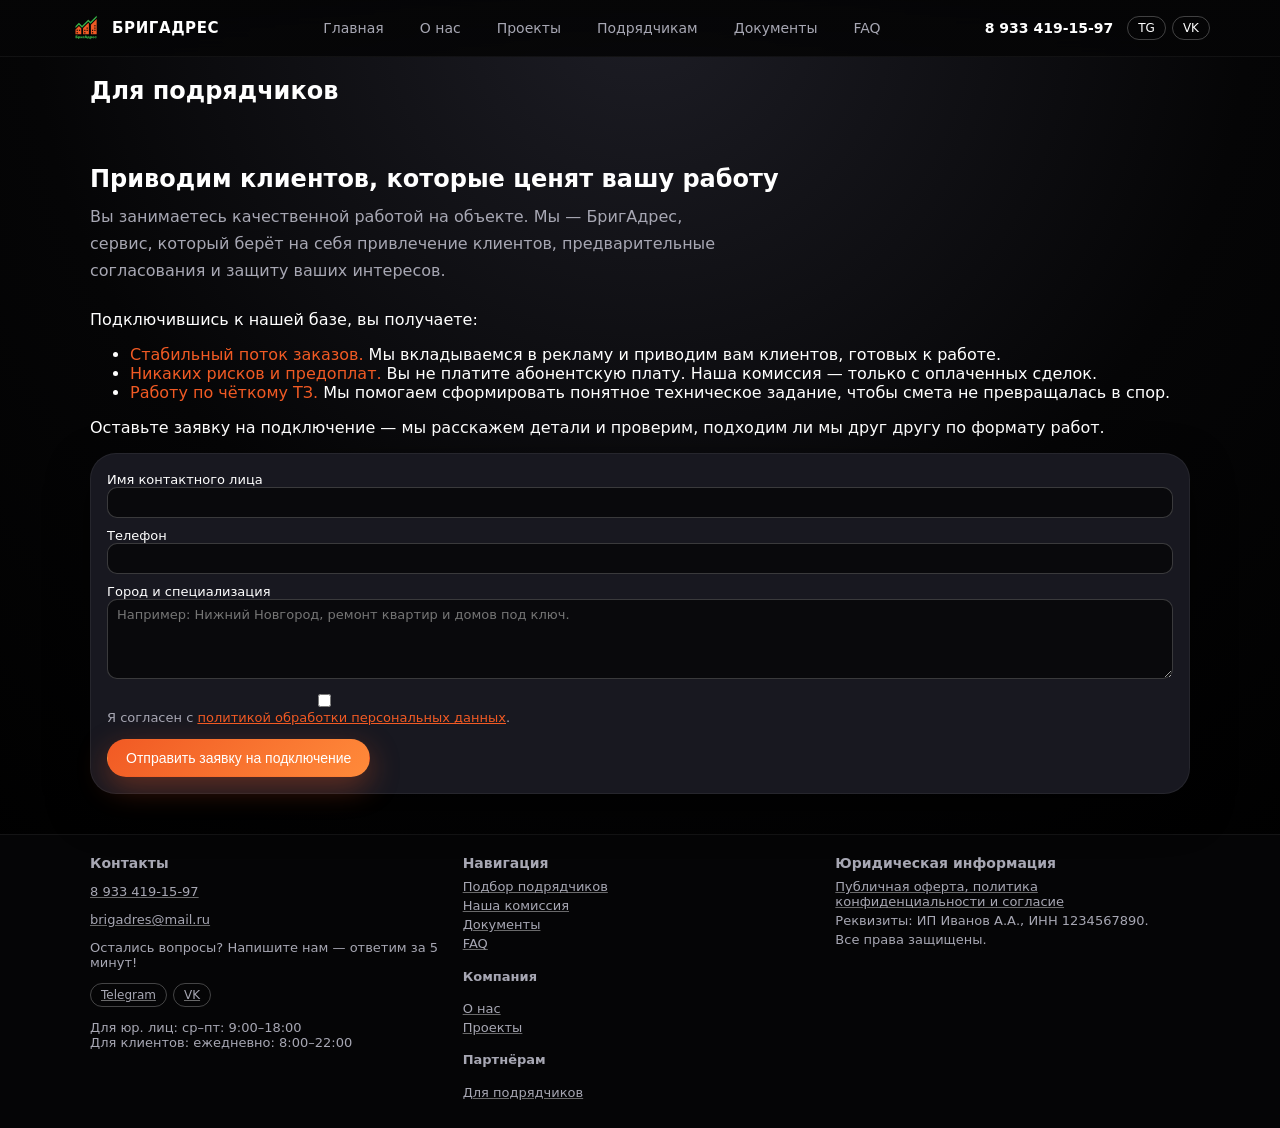
<file: backend/static/site/contractors.html>
<!DOCTYPE html>
<html lang="ru">
<head>
  <meta charset="UTF-8" />
  <title>Для подрядчиков — БригАдрес</title>
  <meta name="viewport" content="width=device-width, initial-scale=1" />
  <link rel="stylesheet" href="css/styles.css" />
  <link rel="icon" href="/favicon.ico" />
  <link rel="icon" type="image/png" sizes="32x32" href="/favicon-32x32.png" />
  <link rel="icon" type="image/png" sizes="16x16" href="/favicon-16x16.png" />
  <link rel="apple-touch-icon" href="/apple-touch-icon.png" />
  <link rel="manifest" href="/site.webmanifest" />
  <meta name="theme-color" content="#0b0b0b" />
  <link rel="canonical" href="https://brigadress.ru/contractors.html" />
  <meta property="og:site_name" content="БригАдрес" />
  <meta property="og:title" content="БригАдрес — подбор подрядчиков для ремонта" />
  <meta property="og:description" content="Онлайн-сервис подбора проверенных бригад. Фиксируем цену и сроки, сопровождаем до приемки." />
  <meta property="og:type" content="website" />
  <meta property="og:url" content="https://brigadress.ru/contractors.html" />
  <meta property="og:image" content="https://brigadress.ru/og-image.png" />
  <meta name="twitter:card" content="summary_large_image" />
  <meta name="twitter:image" content="https://brigadress.ru/og-image.png" />
  <script type="application/ld+json">
  {
    "@context": "https://schema.org",
    "@type": "Organization",
    "name": "БригАдрес",
    "url": "https://brigadress.ru/",
    "logo": "https://brigadress.ru/og-image.png",
    "sameAs": [
      "https://t.me/brigadres",
      "https://vk.com/brigadres"
    ],
    "contactPoint": [{
      "@type": "ContactPoint",
      "telephone": "+7-933-419-15-97",
      "contactType": "customer service",
      "availableLanguage": ["ru"]
    }]
  }
  </script>
</head>
<body>
<header class="site-header">
  <div class="container header-inner">
    <a href="index.html" class="logo">
      <img src="img/logo.png" alt="БригАдрес" class="logo-image">
      <span class="logo-text">БригАдрес</span>
    </a>
    <nav class="main-nav">
      <a href="index.html">Главная</a>
      <a href="about.html">О нас</a>
      <a href="projects.html">Проекты</a>
      <a href="contractors.html">Подрядчикам</a>
      <a href="documents.html">Документы</a>
      <a href="faq.html">FAQ</a>
    </nav>
    <div class="header-contacts">
      <a href="tel:89334191597" class="phone">8 933 419-15-97</a>
      <div class="messengers">
        <a href="https://t.me/brigadres" class="messenger-icon" target="_blank" rel="noopener noreferrer">TG</a>
        <a href="https://vk.com/brigadres" class="messenger-icon" target="_blank" rel="noopener noreferrer">VK</a>
      </div>
    </div>
  </div>
</header>

<main>
  <section class="page-hero">
    <div class="container">
      <h1>Для подрядчиков</h1>
    </div>
  </section>
  <section class="section">
    <div class="container">
      <h2>Приводим клиентов, которые ценят вашу работу</h2>
      <p class="section-lead">
        Вы занимаетесь качественной работой на объекте. Мы — БригАдрес, сервис, который берёт на себя
        привлечение клиентов, предварительные согласования и защиту ваших интересов.
      </p>
      <p>
        Подключившись к нашей базе, вы получаете:
      </p>
      <ul>
        <li><span class="highlight">Стабильный поток заказов.</span> Мы вкладываемся в рекламу и приводим вам клиентов, готовых к работе.</li>
        <li><span class="highlight">Никаких рисков и предоплат.</span> Вы не платите абонентскую плату. Наша комиссия — только с оплаченных сделок.</li>
        <li><span class="highlight">Работу по чёткому ТЗ.</span> Мы помогаем сформировать понятное техническое задание, чтобы смета не превращалась в спор.</li>
      </ul>
      <p>
        Оставьте заявку на подключение — мы расскажем детали и проверим, подходим ли мы друг другу по формату работ.
      </p>

      <div class="form-container">
        <form class="lead-form">
          <div class="form-row">
            <label>Имя контактного лица
              <input type="text" name="name" required />
            </label>
          </div>
          <div class="form-row">
            <label>Телефон
              <input type="tel" name="phone" required />
            </label>
          </div>
          <div class="form-row">
            <label>Город и специализация
              <textarea name="details" rows="3" placeholder="Например: Нижний Новгород, ремонт квартир и домов под ключ."></textarea>
            </label>
          </div>
          <div class="form-row form-row-inline">
            <label class="checkbox">
              <input type="checkbox" required />
              <span>Я согласен с <a href="legal.html" target="_blank">политикой обработки персональных данных</a>.</span>
            </label>
          </div>
          <button type="submit" class="btn btn-primary">Отправить заявку на подключение</button>
          <p class="form-success" hidden>Спасибо! Мы получили вашу заявку и свяжемся с вами.</p>
        </form>
      </div>
    </div>
  </section>
</main>

<footer class="site-footer">
  <div class="container footer-grid">
    <div class="footer-col">
      <h3>Контакты</h3>
      <p><a href="tel:89334191597">8 933 419-15-97</a></p>
      <p><a href="mailto:brigadres@mail.ru">brigadres@mail.ru</a></p>
      <p>Остались вопросы? Напишите нам — ответим за 5 минут!</p>
      <div class="footer-messengers">
        <a href="https://t.me/brigadres" class="messenger-icon" target="_blank" rel="noopener noreferrer">Telegram</a>
        <a href="https://vk.com/brigadres" class="messenger-icon" target="_blank" rel="noopener noreferrer">VK</a>
      </div>
      <p class="footer-schedule">
        Для юр. лиц: ср–пт: 9:00–18:00<br/>
        Для клиентов: ежедневно: 8:00–22:00
      </p>
    </div>
    <div class="footer-col">
      <h3>Навигация</h3>
      <ul>
        <li><a href="calculator.html">Подбор подрядчиков</a></li>
        <li><a href="commission.html">Наша комиссия</a></li>
        <li><a href="documents.html">Документы</a></li>
        <li><a href="faq.html">FAQ</a></li>
      </ul>
      <h4>Компания</h4>
      <ul>
        <li><a href="about.html">О нас</a></li>
<li><a href="projects.html">Проекты</a></li>
      </ul>
      <h4>Партнёрам</h4>
      <ul>
        <li><a href="contractors.html">Для подрядчиков</a></li>
      </ul>
    </div>
    <div class="footer-col">
      <h3>Юридическая информация</h3>
      <ul>
        <li><a href="legal.html">Публичная оферта, политика конфиденциальности и согласие</a></li>
      </ul>
      <p class="footer-legal">
        Реквизиты: ИП Иванов А.А., ИНН 1234567890.
      </p>
      <p class="footer-warning">
        Все права защищены.
      </p>
    </div>
  </div>
</footer>
<script src="js/main.js"></script>
</body>
</html>
</file>
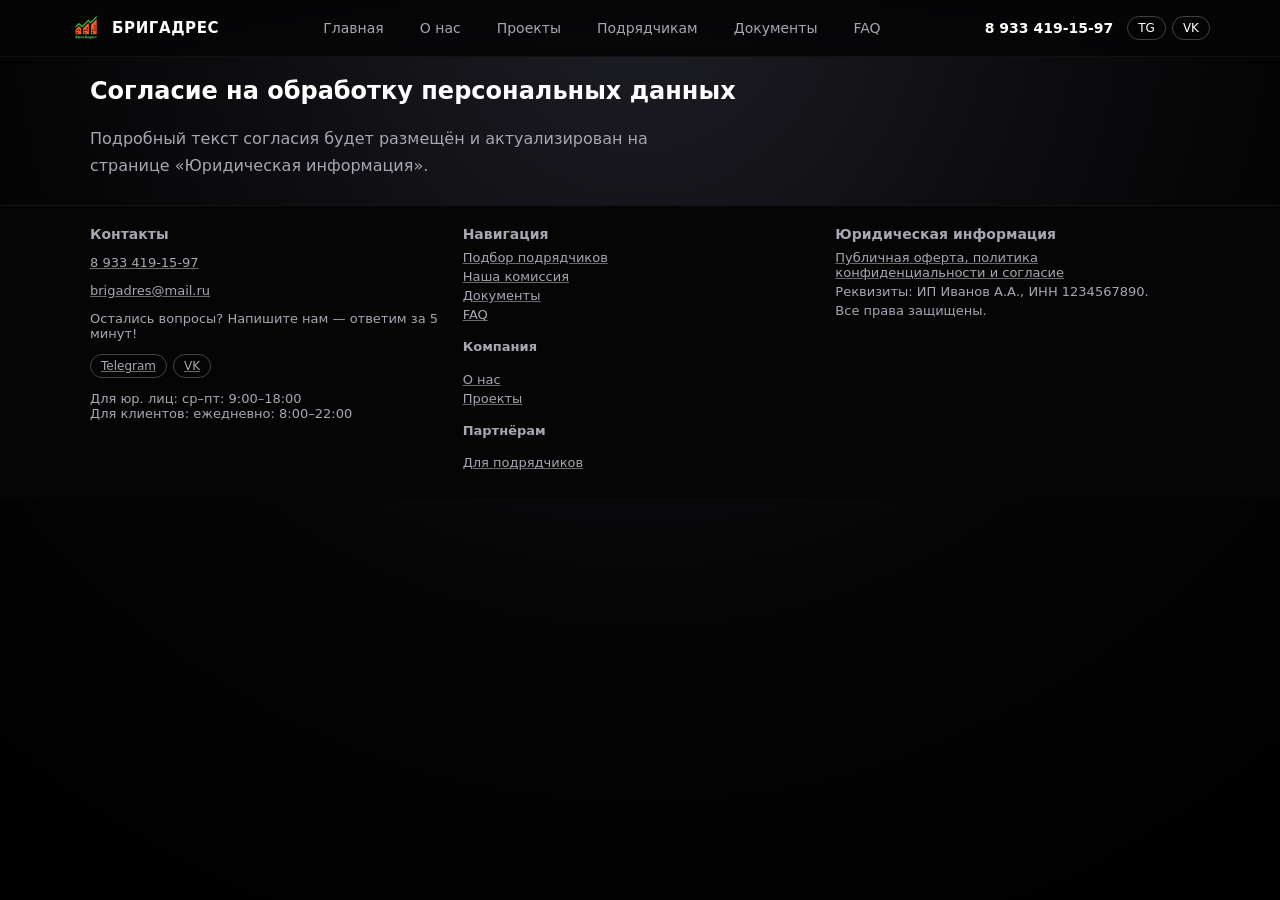
<file: backend/static/site/data-consent.html>
<!DOCTYPE html>
<html lang="ru">
<head>
  <meta charset="UTF-8" />
  <title>Согласие на обработку персональных данных — БригАдрес</title>
  <meta name="viewport" content="width=device-width, initial-scale=1" />
  <link rel="stylesheet" href="css/styles.css" />
  <link rel="icon" href="/favicon.ico" />
  <link rel="icon" type="image/png" sizes="32x32" href="/favicon-32x32.png" />
  <link rel="icon" type="image/png" sizes="16x16" href="/favicon-16x16.png" />
  <link rel="apple-touch-icon" href="/apple-touch-icon.png" />
  <link rel="manifest" href="/site.webmanifest" />
  <meta name="theme-color" content="#0b0b0b" />
  <link rel="canonical" href="https://brigadress.ru/data-consent.html" />
  <meta property="og:site_name" content="БригАдрес" />
  <meta property="og:title" content="БригАдрес — подбор подрядчиков для ремонта" />
  <meta property="og:description" content="Онлайн-сервис подбора проверенных бригад. Фиксируем цену и сроки, сопровождаем до приемки." />
  <meta property="og:type" content="website" />
  <meta property="og:url" content="https://brigadress.ru/data-consent.html" />
  <meta property="og:image" content="https://brigadress.ru/og-image.png" />
  <meta name="twitter:card" content="summary_large_image" />
  <meta name="twitter:image" content="https://brigadress.ru/og-image.png" />
  <script type="application/ld+json">
  {
    "@context": "https://schema.org",
    "@type": "Organization",
    "name": "БригАдрес",
    "url": "https://brigadress.ru/",
    "logo": "https://brigadress.ru/og-image.png",
    "sameAs": [
      "https://t.me/brigadres",
      "https://vk.com/brigadres"
    ],
    "contactPoint": [{
      "@type": "ContactPoint",
      "telephone": "+7-933-419-15-97",
      "contactType": "customer service",
      "availableLanguage": ["ru"]
    }]
  }
  </script>
</head>
<body>
<header class="site-header">
  <div class="container header-inner">
    <a href="index.html" class="logo">
      <img src="img/logo.png" alt="БригАдрес" class="logo-image">
      <span class="logo-text">БригАдрес</span>
    </a>
    <nav class="main-nav">
      <a href="index.html">Главная</a>
      <a href="about.html">О нас</a>
      <a href="projects.html">Проекты</a>
      <a href="contractors.html">Подрядчикам</a>
      <a href="documents.html">Документы</a>
      <a href="faq.html">FAQ</a>
    </nav>
    <div class="header-contacts">
      <a href="tel:89334191597" class="phone">8 933 419-15-97</a>
      <div class="messengers">
        <a href="https://t.me/brigadres" class="messenger-icon" target="_blank" rel="noopener noreferrer">TG</a>
        <a href="https://vk.com/brigadres" class="messenger-icon" target="_blank" rel="noopener noreferrer">VK</a>
      </div>
    </div>
  </div>
</header>

<main>
  <section class="page-hero">
    <div class="container">
      <h1>Согласие на обработку персональных данных</h1>
      <p class="section-lead">Подробный текст согласия будет размещён и актуализирован на странице «Юридическая информация».</p>
    </div>
  </section>
</main>

<footer class="site-footer">
  <div class="container footer-grid">
    <div class="footer-col">
      <h3>Контакты</h3>
      <p><a href="tel:89334191597">8 933 419-15-97</a></p>
      <p><a href="mailto:brigadres@mail.ru">brigadres@mail.ru</a></p>
      <p>Остались вопросы? Напишите нам — ответим за 5 минут!</p>
      <div class="footer-messengers">
        <a href="https://t.me/brigadres" class="messenger-icon" target="_blank" rel="noopener noreferrer">Telegram</a>
        <a href="https://vk.com/brigadres" class="messenger-icon" target="_blank" rel="noopener noreferrer">VK</a>
      </div>
      <p class="footer-schedule">
        Для юр. лиц: ср–пт: 9:00–18:00<br/>
        Для клиентов: ежедневно: 8:00–22:00
      </p>
    </div>
    <div class="footer-col">
      <h3>Навигация</h3>
      <ul>
        <li><a href="calculator.html">Подбор подрядчиков</a></li>
        <li><a href="commission.html">Наша комиссия</a></li>
        <li><a href="documents.html">Документы</a></li>
        <li><a href="faq.html">FAQ</a></li>
      </ul>
      <h4>Компания</h4>
      <ul>
        <li><a href="about.html">О нас</a></li>
<li><a href="projects.html">Проекты</a></li>
      </ul>
      <h4>Партнёрам</h4>
      <ul>
        <li><a href="contractors.html">Для подрядчиков</a></li>
      </ul>
    </div>
    <div class="footer-col">
      <h3>Юридическая информация</h3>
      <ul>
        <li><a href="legal.html">Публичная оферта, политика конфиденциальности и согласие</a></li>
      </ul>
      <p class="footer-legal">
        Реквизиты: ИП Иванов А.А., ИНН 1234567890.
      </p>
      <p class="footer-warning">
        Все права защищены.
      </p>
    </div>
  </div>
</footer>
<script src="js/main.js"></script>
</body>
</html>
</file>
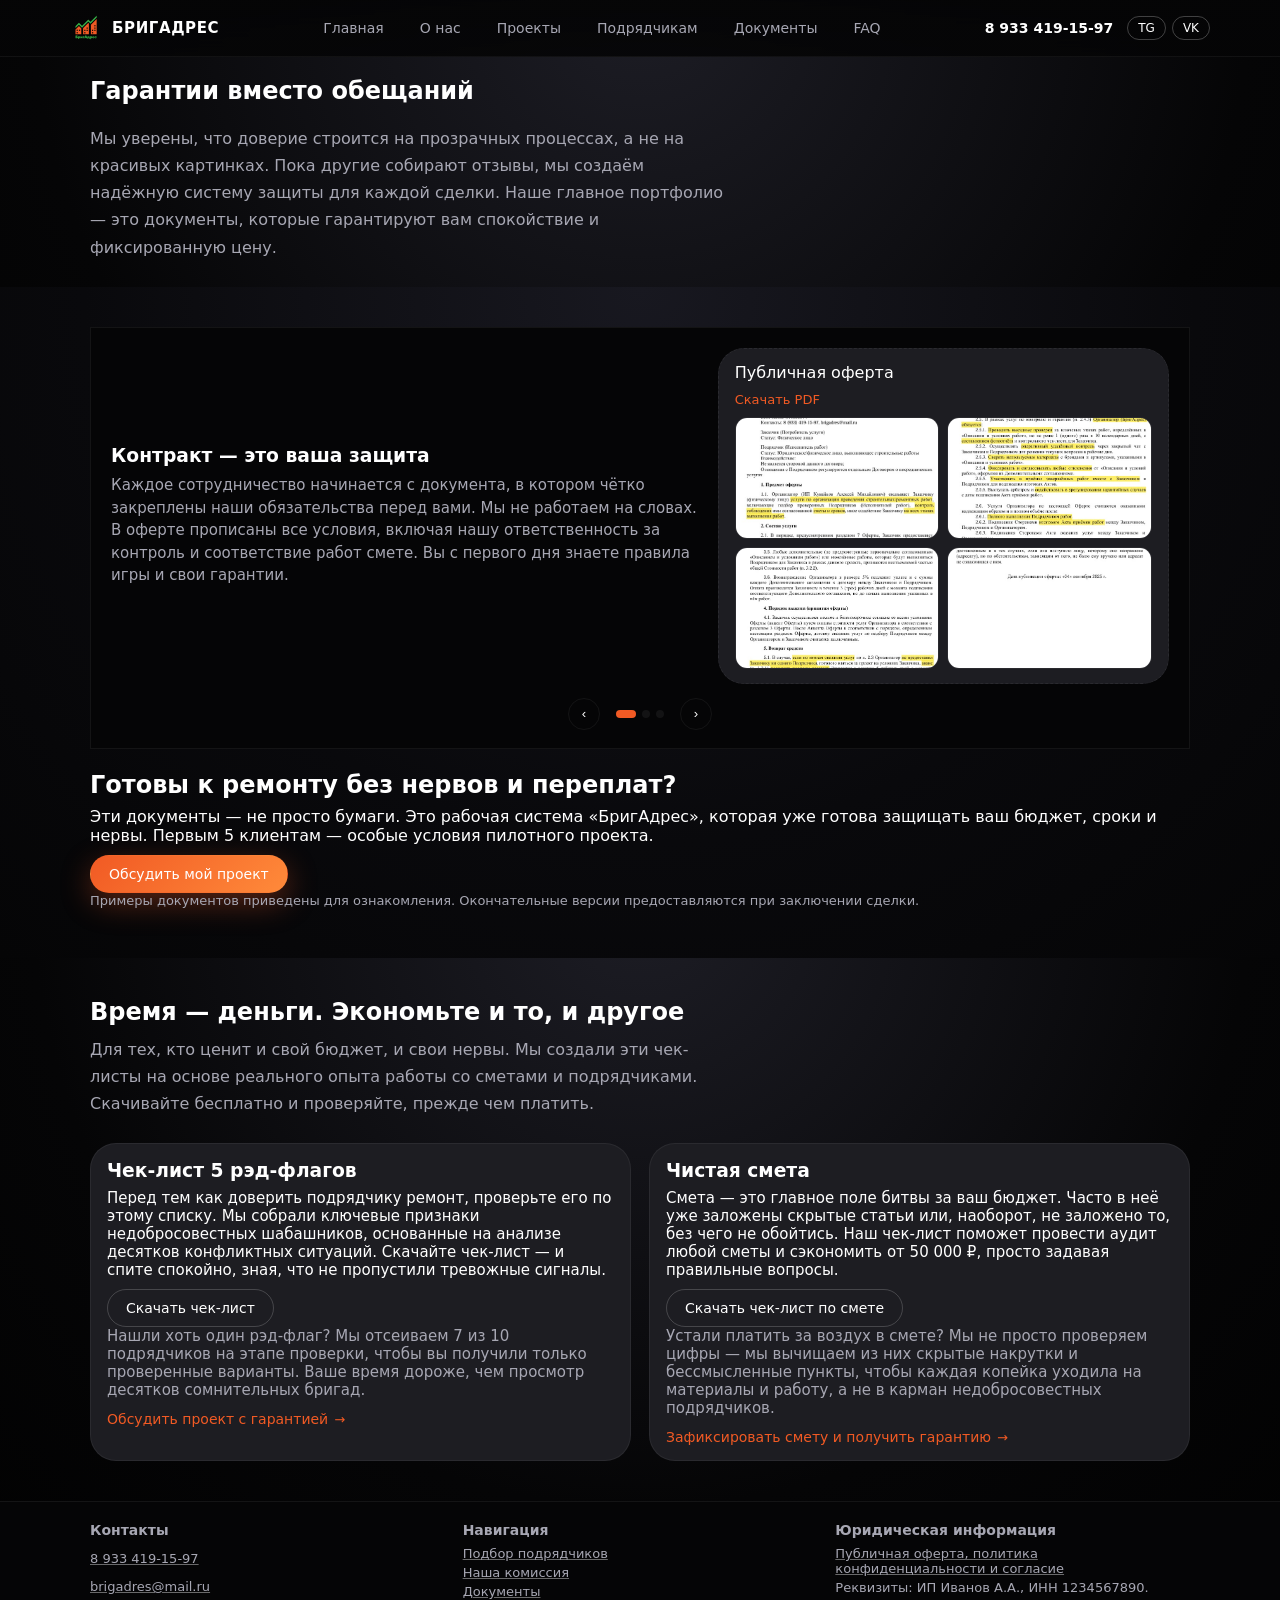
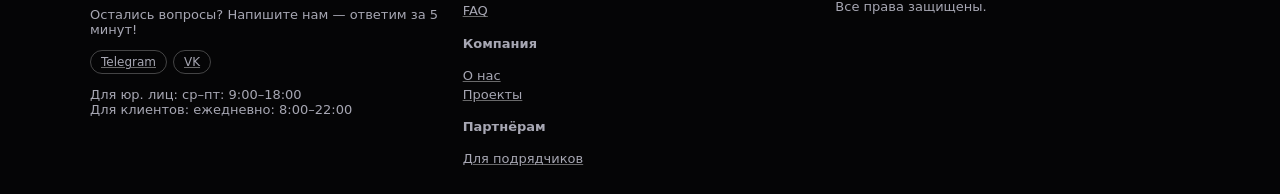
<file: backend/static/site/documents.html>
<!DOCTYPE html>
<html lang="ru">
<head>
  <meta charset="UTF-8" />
  <title>Документы и гарантии — БригАдрес</title>
  <meta name="viewport" content="width=device-width, initial-scale=1" />
  <link rel="stylesheet" href="css/styles.css" />
  <link rel="icon" href="/favicon.ico" />
  <link rel="icon" type="image/png" sizes="32x32" href="/favicon-32x32.png" />
  <link rel="icon" type="image/png" sizes="16x16" href="/favicon-16x16.png" />
  <link rel="apple-touch-icon" href="/apple-touch-icon.png" />
  <link rel="manifest" href="/site.webmanifest" />
  <meta name="theme-color" content="#0b0b0b" />
  <link rel="canonical" href="https://brigadress.ru/documents.html" />
  <meta property="og:site_name" content="БригАдрес" />
  <meta property="og:title" content="БригАдрес — подбор подрядчиков для ремонта" />
  <meta property="og:description" content="Онлайн-сервис подбора проверенных бригад. Фиксируем цену и сроки, сопровождаем до приемки." />
  <meta property="og:type" content="website" />
  <meta property="og:url" content="https://brigadress.ru/documents.html" />
  <meta property="og:image" content="https://brigadress.ru/og-image.png" />
  <meta name="twitter:card" content="summary_large_image" />
  <meta name="twitter:image" content="https://brigadress.ru/og-image.png" />
  <script type="application/ld+json">
  {
    "@context": "https://schema.org",
    "@type": "Organization",
    "name": "БригАдрес",
    "url": "https://brigadress.ru/",
    "logo": "https://brigadress.ru/og-image.png",
    "sameAs": [
      "https://t.me/brigadres",
      "https://vk.com/brigadres"
    ],
    "contactPoint": [{
      "@type": "ContactPoint",
      "telephone": "+7-933-419-15-97",
      "contactType": "customer service",
      "availableLanguage": ["ru"]
    }]
  }
  </script>
</head>
<body>
<header class="site-header">
  <div class="container header-inner">
    <a href="index.html" class="logo">
      <img src="img/logo.png" alt="БригАдрес" class="logo-image">
      <span class="logo-text">БригАдрес</span>
    </a>
    <nav class="main-nav">
      <a href="index.html">Главная</a>
      <a href="about.html">О нас</a>
      <a href="projects.html">Проекты</a>
      <a href="contractors.html">Подрядчикам</a>
      <a href="documents.html">Документы</a>
      <a href="faq.html">FAQ</a>
    </nav>
    <div class="header-contacts">
      <a href="tel:89334191597" class="phone">8 933 419-15-97</a>
      <div class="messengers">
        <a href="https://t.me/brigadres" class="messenger-icon" target="_blank" rel="noopener noreferrer">TG</a>
        <a href="https://vk.com/brigadres" class="messenger-icon" target="_blank" rel="noopener noreferrer">VK</a>
      </div>
    </div>
  </div>
</header>

<main>
  <section class="page-hero">
    <div class="container">
      <h1>Гарантии вместо обещаний</h1>
      <p class="section-lead">
        Мы уверены, что доверие строится на прозрачных процессах, а не на красивых картинках. Пока другие собирают отзывы,
        мы создаём надёжную систему защиты для каждой сделки. Наше главное портфолио — это документы, которые гарантируют
        вам спокойствие и фиксированную цену.
      </p>
    </div>
  </section>

  <section class="section section-dark">
    <div class="container">
      <div class="doc-slider">
        <div class="doc-slider-viewport">
        <div class="doc-slider-track">
          <article class="doc-slide">
            <div class="doc-slide-text">
              <h3>Контракт — это ваша защита</h3>
              <p>
                Каждое сотрудничество начинается с документа, в котором чётко закреплены наши обязательства перед вами.
                Мы не работаем на словах. В оферте прописаны все условия, включая нашу ответственность за контроль и
                соответствие работ смете. Вы с первого дня знаете правила игры и свои гарантии.
              </p>
            </div>
            <div class="doc-slide-media">
              <p class="doc-slide-label">Публичная оферта</p>
              <a class="doc-download" href="docs/public-offer.pdf" target="_blank" rel="noopener noreferrer">Скачать PDF</a>
              <div class="doc-thumbs">
              <a href="img/docs/public-offer-1.jpg" target="_blank" rel="noopener noreferrer"><img src="img/docs/public-offer-1.jpg" alt="Публичная оферта — страница" loading="lazy"></a>
              <a href="img/docs/public-offer-2.jpg" target="_blank" rel="noopener noreferrer"><img src="img/docs/public-offer-2.jpg" alt="Публичная оферта — страница" loading="lazy"></a>
              <a href="img/docs/public-offer-3.jpg" target="_blank" rel="noopener noreferrer"><img src="img/docs/public-offer-3.jpg" alt="Публичная оферта — страница" loading="lazy"></a>
              <a href="img/docs/public-offer-4.jpg" target="_blank" rel="noopener noreferrer"><img src="img/docs/public-offer-4.jpg" alt="Публичная оферта — страница" loading="lazy"></a>
              </div>
            </div>
          </article>

          <article class="doc-slide">
            <div class="doc-slide-text">
              <h3>Детализация — оружие против сюрпризов</h3>
              <p>
                Прежде чем начать ремонт, мы фиксируем в детальном техническом задании каждый этап, материал и нюанс.
                Вы видите, за что платите, ещё до старта работ. Это главный инструмент для контроля и гарантия того,
                что итоговая цена не вырастет из‑за «внезапных» дополнений.
              </p>
            </div>
            <div class="doc-slide-media">
              <p class="doc-slide-label">Описание и условия работ</p>
              <a class="doc-download" href="docs/work-description.pdf" target="_blank" rel="noopener noreferrer">Скачать PDF</a>
              <div class="doc-thumbs">
              <a href="img/docs/work-description-1.jpg" target="_blank" rel="noopener noreferrer"><img src="img/docs/work-description-1.jpg" alt="Описание и условия работ — страница" loading="lazy"></a>
              <a href="img/docs/work-description-2.jpg" target="_blank" rel="noopener noreferrer"><img src="img/docs/work-description-2.jpg" alt="Описание и условия работ — страница" loading="lazy"></a>
              </div>
            </div>
          </article>

          <article class="doc-slide">
            <div class="doc-slide-text">
              <h3>Чёткий итог и начало гарантийного периода</h3>
              <p>
                Завершение работ — не конец сотрудничества. Акт приёмки — это документ, в котором вы официально
                подтверждаете отсутствие претензий на момент сдачи объекта. А наша гарантия на работы и материалы
                (24 месяца) только вступает в силу. Мы продолжаем нести ответственность.
              </p>
            </div>
            <div class="doc-slide-media">
              <p class="doc-slide-label">Акт приёмки работ</p>
              <a class="doc-download" href="docs/acceptance-act.pdf" target="_blank" rel="noopener noreferrer">Скачать PDF</a>
              <div class="doc-thumbs">
              <a href="img/docs/acceptance-act-1.jpg" target="_blank" rel="noopener noreferrer"><img src="img/docs/acceptance-act-1.jpg" alt="Акт приёмки работ — страница" loading="lazy"></a>
              <a href="img/docs/acceptance-act-2.jpg" target="_blank" rel="noopener noreferrer"><img src="img/docs/acceptance-act-2.jpg" alt="Акт приёмки работ — страница" loading="lazy"></a>
              </div>
            </div>
          </article>
              </div>
      </div>

      <div class="doc-slider-controls">
          <button class="doc-slider-arrow doc-slider-prev" type="button" aria-label="Предыдущий документ">&#8249;</button>
          <div class="doc-slider-dots">
            <button class="doc-slider-dot" type="button" aria-label="Первый слайд"></button>
            <button class="doc-slider-dot" type="button" aria-label="Второй слайд"></button>
            <button class="doc-slider-dot" type="button" aria-label="Третий слайд"></button>
          </div>
          <button class="doc-slider-arrow doc-slider-next" type="button" aria-label="Следующий документ">&#8250;</button>
        </div>
      </div>

      <div class="doc-slider-cta">
        <h2>Готовы к ремонту без нервов и переплат?</h2>
        <p>
          Эти документы — не просто бумаги. Это рабочая система «БригАдрес», которая уже готова защищать ваш бюджет,
          сроки и нервы. Первым 5 клиентам — особые условия пилотного проекта.
        </p>
        <a href="calculator.html" class="btn btn-primary">Обсудить мой проект</a>
        <p class="doc-slider-note-small">
          Примеры документов приведены для ознакомления. Окончательные версии предоставляются при заключении сделки.
        </p>
      </div>
    </div>
  </section>

  <section class="section">
    <div class="container">
      <h2>Время — деньги. Экономьте и то, и другое</h2>
      <p class="section-lead">
        Для тех, кто ценит и свой бюджет, и свои нервы. Мы создали эти чек-листы на основе реального опыта работы
        со сметами и подрядчиками. Скачивайте бесплатно и проверяйте, прежде чем платить.
      </p>

      <div class="documents-grid">
        <article class="doc-card">
          <h3>Чек-лист 5 рэд-флагов</h3>
          <p>
            Перед тем как доверить подрядчику ремонт, проверьте его по этому списку. Мы собрали ключевые признаки
            недобросовестных шабашников, основанные на анализе десятков конфликтных ситуаций. Скачайте чек-лист —
            и спите спокойно, зная, что не пропустили тревожные сигналы.
          </p>
          <a href="docs/checklist-5-red-flags.pdf" class="btn btn-outline" target="_blank">Скачать чек-лист</a>
          <p class="doc-card-note">
            Нашли хоть один рэд-флаг? Мы отсеиваем 7 из 10 подрядчиков на этапе проверки, чтобы вы получили только
            проверенные варианты. Ваше время дороже, чем просмотр десятков сомнительных бригад.
          </p>
          <a href="calculator.html" class="link-arrow">Обсудить проект с гарантией</a>
        </article>

        <article class="doc-card">
          <h3>Чистая смета</h3>
          <p>
            Смета — это главное поле битвы за ваш бюджет. Часто в неё уже заложены скрытые статьи или, наоборот,
            не заложено то, без чего не обойтись. Наш чек-лист поможет провести аудит любой сметы и сэкономить
            от 50&nbsp;000&nbsp;₽, просто задавая правильные вопросы.
          </p>
          <a href="docs/clean-estimate-checklist.pdf" class="btn btn-outline" target="_blank">Скачать чек-лист по смете</a>
          <p class="doc-card-note">
            Устали платить за воздух в смете? Мы не просто проверяем цифры — мы вычищаем из них скрытые накрутки
            и бессмысленные пункты, чтобы каждая копейка уходила на материалы и работу, а не в карман недобросовестных подрядчиков.
          </p>
          <a href="calculator.html" class="link-arrow">Зафиксировать смету и получить гарантию</a>
        </article>
      </div>
    </div>
  </section>
</main>

<footer class="site-footer">
  <div class="container footer-grid">
    <div class="footer-col">
      <h3>Контакты</h3>
      <p><a href="tel:89334191597">8 933 419-15-97</a></p>
      <p><a href="mailto:brigadres@mail.ru">brigadres@mail.ru</a></p>
      <p>Остались вопросы? Напишите нам — ответим за 5 минут!</p>
      <div class="footer-messengers">
        <a href="https://t.me/brigadres" class="messenger-icon" target="_blank" rel="noopener noreferrer">Telegram</a>
        <a href="https://vk.com/brigadres" class="messenger-icon" target="_blank" rel="noopener noreferrer">VK</a>
      </div>
      <p class="footer-schedule">
        Для юр. лиц: ср–пт: 9:00–18:00<br/>
        Для клиентов: ежедневно: 8:00–22:00
      </p>
    </div>
    <div class="footer-col">
      <h3>Навигация</h3>
      <ul>
        <li><a href="calculator.html">Подбор подрядчиков</a></li>
        <li><a href="commission.html">Наша комиссия</a></li>
        <li><a href="documents.html">Документы</a></li>
        <li><a href="faq.html">FAQ</a></li>
      </ul>
      <h4>Компания</h4>
      <ul>
        <li><a href="about.html">О нас</a></li>
<li><a href="projects.html">Проекты</a></li>
      </ul>
      <h4>Партнёрам</h4>
      <ul>
        <li><a href="contractors.html">Для подрядчиков</a></li>
      </ul>
    </div>
    <div class="footer-col">
      <h3>Юридическая информация</h3>
      <ul>
        <li><a href="legal.html">Публичная оферта, политика конфиденциальности и согласие</a></li>
      </ul>
      <p class="footer-legal">
        Реквизиты: ИП Иванов А.А., ИНН 1234567890.
      </p>
      <p class="footer-warning">
        Все права защищены.
      </p>
    </div>
  </div>
</footer>
<script src="js/main.js"></script>
</body>
</html>
</file>
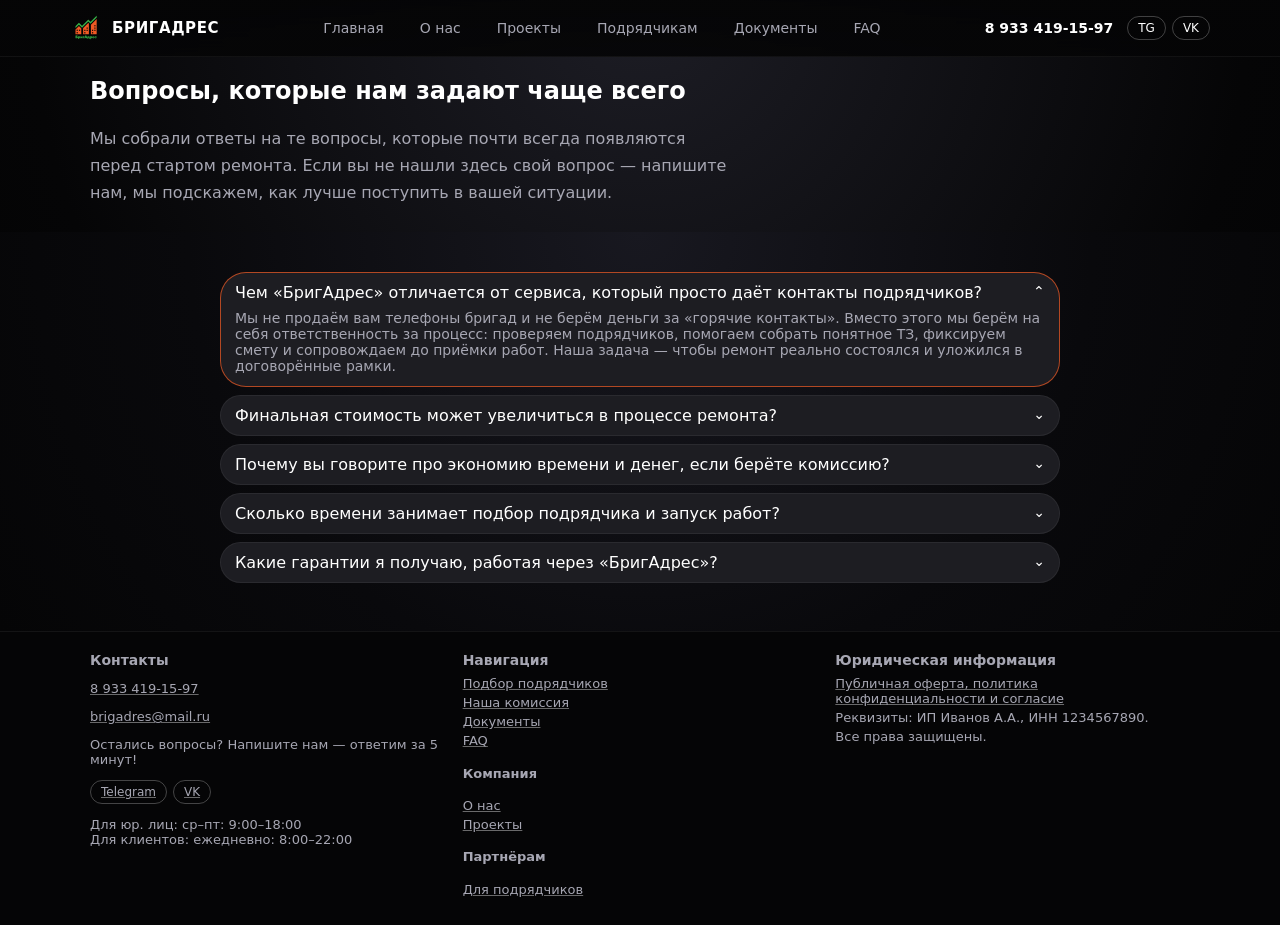
<file: backend/static/site/faq.html>
<!DOCTYPE html>
<html lang="ru">
<head>
  <meta charset="UTF-8" />
  <title>FAQ — частые вопросы о БригАдрес</title>
  <meta name="viewport" content="width=device-width, initial-scale=1" />
  <link rel="stylesheet" href="css/styles.css" />
  <link rel="icon" href="/favicon.ico" />
  <link rel="icon" type="image/png" sizes="32x32" href="/favicon-32x32.png" />
  <link rel="icon" type="image/png" sizes="16x16" href="/favicon-16x16.png" />
  <link rel="apple-touch-icon" href="/apple-touch-icon.png" />
  <link rel="manifest" href="/site.webmanifest" />
  <meta name="theme-color" content="#0b0b0b" />
  <link rel="canonical" href="https://brigadress.ru/faq.html" />
  <meta property="og:site_name" content="БригАдрес" />
  <meta property="og:title" content="БригАдрес — подбор подрядчиков для ремонта" />
  <meta property="og:description" content="Онлайн-сервис подбора проверенных бригад. Фиксируем цену и сроки, сопровождаем до приемки." />
  <meta property="og:type" content="website" />
  <meta property="og:url" content="https://brigadress.ru/faq.html" />
  <meta property="og:image" content="https://brigadress.ru/og-image.png" />
  <meta name="twitter:card" content="summary_large_image" />
  <meta name="twitter:image" content="https://brigadress.ru/og-image.png" />
  <script type="application/ld+json">
  {
    "@context": "https://schema.org",
    "@type": "Organization",
    "name": "БригАдрес",
    "url": "https://brigadress.ru/",
    "logo": "https://brigadress.ru/og-image.png",
    "sameAs": [
      "https://t.me/brigadres",
      "https://vk.com/brigadres"
    ],
    "contactPoint": [{
      "@type": "ContactPoint",
      "telephone": "+7-933-419-15-97",
      "contactType": "customer service",
      "availableLanguage": ["ru"]
    }]
  }
  </script>
</head>
<body>
<header class="site-header">
  <div class="container header-inner">
    <a href="index.html" class="logo">
      <img src="img/logo.png" alt="БригАдрес" class="logo-image">
      <span class="logo-text">БригАдрес</span>
    </a>
    <nav class="main-nav">
      <a href="index.html">Главная</a>
      <a href="about.html">О нас</a>
      <a href="projects.html">Проекты</a>
      <a href="contractors.html">Подрядчикам</a>
      <a href="documents.html">Документы</a>
      <a href="faq.html">FAQ</a>
    </nav>
    <div class="header-contacts">
      <a href="tel:89334191597" class="phone">8 933 419-15-97</a>
      <div class="messengers">
        <a href="https://t.me/brigadres" class="messenger-icon" target="_blank" rel="noopener noreferrer">TG</a>
        <a href="https://vk.com/brigadres" class="messenger-icon" target="_blank" rel="noopener noreferrer">VK</a>
      </div>
    </div>
  </div>
</header>

<main>
  <section class="page-hero">
    <div class="container">
      <h1>Вопросы, которые нам задают чаще всего</h1>
      <p class="section-lead">
        Мы собрали ответы на те вопросы, которые почти всегда появляются перед стартом ремонта. Если вы не нашли здесь
        свой вопрос — напишите нам, мы подскажем, как лучше поступить в вашей ситуации.
      </p>
    </div>
  </section>

  <section class="section section-dark">
    <div class="container">
      <div class="faq-list">
        <details class="faq-item" open>
          <summary>Чем «БригАдрес» отличается от сервиса, который просто даёт контакты подрядчиков?</summary>
          <p>
            Мы не продаём вам телефоны бригад и не берём деньги за «горячие контакты». Вместо этого мы берём на себя
            ответственность за процесс: проверяем подрядчиков, помогаем собрать понятное ТЗ, фиксируем смету и
            сопровождаем до приёмки работ. Наша задача — чтобы ремонт реально состоялся и уложился в договорённые рамки.
          </p>
        </details>

        <details class="faq-item">
          <summary>Финальная стоимость может увеличиться в процессе ремонта?</summary>
          <p>
            Финальный бюджет всегда опирается на техническое задание и согласованную смету. Если во время ремонта
            появляются дополнительные пожелания или работы, не входившие в исходное ТЗ, мы отдельно фиксируем их
            в допсоглашении с прозрачными расчётами. Никаких «плюс 30% сверху» без вашего согласия.
          </p>
        </details>

        <details class="faq-item">
          <summary>Почему вы говорите про экономию времени и денег, если берёте комиссию?</summary>
          <p>
            Наша комиссия закладывается в структуру сделки так, чтобы не раздувать ваш бюджет. Мы убираем из цепочки
            лишние расходы подрядчика на рекламу и продажи, заменяя их нашей работой по подбору и сопровождению.
            В результате вы получаете понятную цену, отфильтрованных исполнителей и экономите десятки часов личного времени.
          </p>
        </details>

        <details class="faq-item">
          <summary>Сколько времени занимает подбор подрядчика и запуск работ?</summary>
          <p>
            Обычно на сбор заявки, уточнение деталей и подбор подходящих бригад уходит от 1 до 3 рабочих дней.
            Ещё несколько дней занимает согласование сметы и условий. Точный срок зависит от сложности задачи, но
            наша цель — не затягивать, а запустить процесс без потери качества проверки.
          </p>
        </details>

        <details class="faq-item">
          <summary>Какие гарантии я получаю, работая через «БригАдрес»?</summary>
          <p>
            Мы фиксируем все ключевые договорённости в документах: оферте, техническом задании, смете и акте приёмки.
            Это даёт вам понятные точки контроля и юридическую базу для защиты своих интересов. Дополнительно мы
            сопровождаем проект и остаёмся с вами на связи в течение гарантийного периода.
          </p>
        </details>
      </div>
    </div>
  </section>
</main>

<footer class="site-footer">
  <div class="container footer-grid">
    <div class="footer-col">
      <h3>Контакты</h3>
      <p><a href="tel:89334191597">8 933 419-15-97</a></p>
      <p><a href="mailto:brigadres@mail.ru">brigadres@mail.ru</a></p>
      <p>Остались вопросы? Напишите нам — ответим за 5 минут!</p>
      <div class="footer-messengers">
        <a href="https://t.me/brigadres" class="messenger-icon" target="_blank" rel="noopener noreferrer">Telegram</a>
        <a href="https://vk.com/brigadres" class="messenger-icon" target="_blank" rel="noopener noreferrer">VK</a>
      </div>
      <p class="footer-schedule">
        Для юр. лиц: ср–пт: 9:00–18:00<br/>
        Для клиентов: ежедневно: 8:00–22:00
      </p>
    </div>
    <div class="footer-col">
      <h3>Навигация</h3>
      <ul>
        <li><a href="calculator.html">Подбор подрядчиков</a></li>
        <li><a href="commission.html">Наша комиссия</a></li>
        <li><a href="documents.html">Документы</a></li>
        <li><a href="faq.html">FAQ</a></li>
      </ul>
      <h4>Компания</h4>
      <ul>
        <li><a href="about.html">О нас</a></li>
<li><a href="projects.html">Проекты</a></li>
      </ul>
      <h4>Партнёрам</h4>
      <ul>
        <li><a href="contractors.html">Для подрядчиков</a></li>
      </ul>
    </div>
    <div class="footer-col">
      <h3>Юридическая информация</h3>
      <ul>
        <li><a href="legal.html">Публичная оферта, политика конфиденциальности и согласие</a></li>
      </ul>
      <p class="footer-legal">
        Реквизиты: ИП Иванов А.А., ИНН 1234567890.
      </p>
      <p class="footer-warning">
        Все права защищены.
      </p>
    </div>
  </div>
</footer>
<script src="js/main.js"></script>
</body>
</html>
</file>
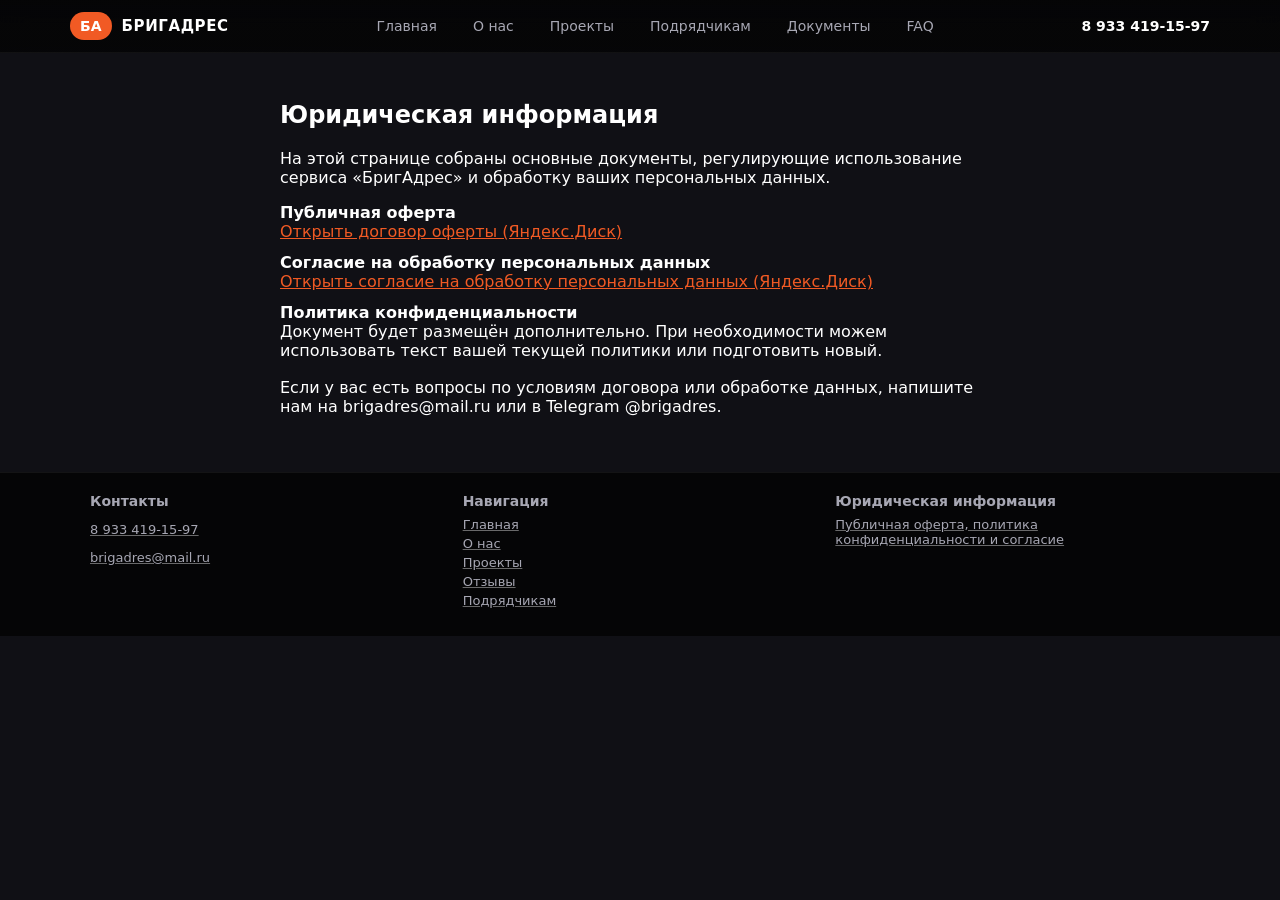
<file: backend/static/site/legal.html>
<!DOCTYPE html>
<html lang="ru">
<head>
  <meta charset="UTF-8" />
  <title>Юридическая информация — БригАдрес</title>
  <meta name="viewport" content="width=device-width, initial-scale=1" />
  <link rel="stylesheet" href="css/styles.css" />
  <link rel="icon" href="/favicon.ico" />
  <link rel="icon" type="image/png" sizes="32x32" href="/favicon-32x32.png" />
  <link rel="icon" type="image/png" sizes="16x16" href="/favicon-16x16.png" />
  <link rel="apple-touch-icon" href="/apple-touch-icon.png" />
  <link rel="manifest" href="/site.webmanifest" />
  <meta name="theme-color" content="#0b0b0b" />
  <link rel="canonical" href="https://brigadress.ru/legal.html" />
  <meta property="og:site_name" content="БригАдрес" />
  <meta property="og:title" content="БригАдрес — подбор подрядчиков для ремонта" />
  <meta property="og:description" content="Онлайн-сервис подбора проверенных бригад. Фиксируем цену и сроки, сопровождаем до приемки." />
  <meta property="og:type" content="website" />
  <meta property="og:url" content="https://brigadress.ru/legal.html" />
  <meta property="og:image" content="https://brigadress.ru/og-image.png" />
  <meta name="twitter:card" content="summary_large_image" />
  <meta name="twitter:image" content="https://brigadress.ru/og-image.png" />
  <script type="application/ld+json">
  {
    "@context": "https://schema.org",
    "@type": "Organization",
    "name": "БригАдрес",
    "url": "https://brigadress.ru/",
    "logo": "https://brigadress.ru/og-image.png",
    "sameAs": [
      "https://t.me/brigadres",
      "https://vk.com/brigadres"
    ],
    "contactPoint": [{
      "@type": "ContactPoint",
      "telephone": "+7-933-419-15-97",
      "contactType": "customer service",
      "availableLanguage": ["ru"]
    }]
  }
  </script>
</head>
<body class="legal-page">
<header class="site-header">
  <div class="container header-inner">
    <a href="index.html#top" class="logo">
      <span class="logo-mark">БА</span>
      <span class="logo-text">БригАдрес</span>
    </a>
    <nav class="main-nav">
      <a href="index.html">Главная</a>
      <a href="about.html">О нас</a>
      <a href="projects.html">Проекты</a>
      <a href="contractors.html">Подрядчикам</a>
      <a href="documents.html">Документы</a>
      <a href="faq.html">FAQ</a>
    </nav>
    <div class="header-contacts">
      <a href="tel:89334191597" class="phone">8 933 419-15-97</a>
    </div>
  </div>
</header>

<main>
  <section class="section section-light">
    <div class="container legal-content">
      <h1>Юридическая информация</h1>
      <p>
        На этой странице собраны основные документы, регулирующие использование сервиса «БригАдрес»
        и обработку ваших персональных данных.
      </p>

      <ul class="legal-list">
        <li>
          <strong>Публичная оферта</strong><br />
          <a href="https://disk.yandex.ru/d/ttlyl_xgB4KdQw" target="_blank" rel="noopener noreferrer">
            Открыть договор оферты (Яндекс.Диск)
          </a>
        </li>
        <li>
          <strong>Согласие на обработку персональных данных</strong><br />
          <a href="https://disk.yandex.ru/d/QJ3SUIqIjdtrEg" target="_blank" rel="noopener noreferrer">
            Открыть согласие на обработку персональных данных (Яндекс.Диск)
          </a>
        </li>
        <li>
          <strong>Политика конфиденциальности</strong><br />
          Документ будет размещён дополнительно. При необходимости можем использовать
          текст вашей текущей политики или подготовить новый.
        </li>
      </ul>

      <p>
        Если у вас есть вопросы по условиям договора или обработке данных, напишите нам на
        <a href="mailto:brigadres@mail.ru">brigadres@mail.ru</a> или в Telegram
        <a href="https://t.me/brigadres" target="_blank" rel="noopener noreferrer">@brigadres</a>.
      </p>
    </div>
  </section>
</main>

<footer class="site-footer">
  <div class="container footer-grid">
    <div class="footer-col">
      <h3>Контакты</h3>
      <p><a href="tel:89334191597">8 933 419-15-97</a></p>
      <p><a href="mailto:brigadres@mail.ru">brigadres@mail.ru</a></p>
    </div>
    <div class="footer-col">
      <h3>Навигация</h3>
      <ul>
        <li><a href="index.html#top">Главная</a></li>
        <li><a href="index.html#about">О нас</a></li>
        <li><a href="index.html#projects">Проекты</a></li>
        <li><a href="index.html#reviews">Отзывы</a></li>
        <li><a href="index.html#contractors">Подрядчикам</a></li>
      </ul>
    </div>
    <div class="footer-col">
      <h3>Юридическая информация</h3>
      <ul>
        <li><a href="legal.html">Публичная оферта, политика конфиденциальности и согласие</a></li>
      </ul>
    </div>
  </div>
</footer>
<script src="js/main.js"></script>
</body>
</html>
</file>
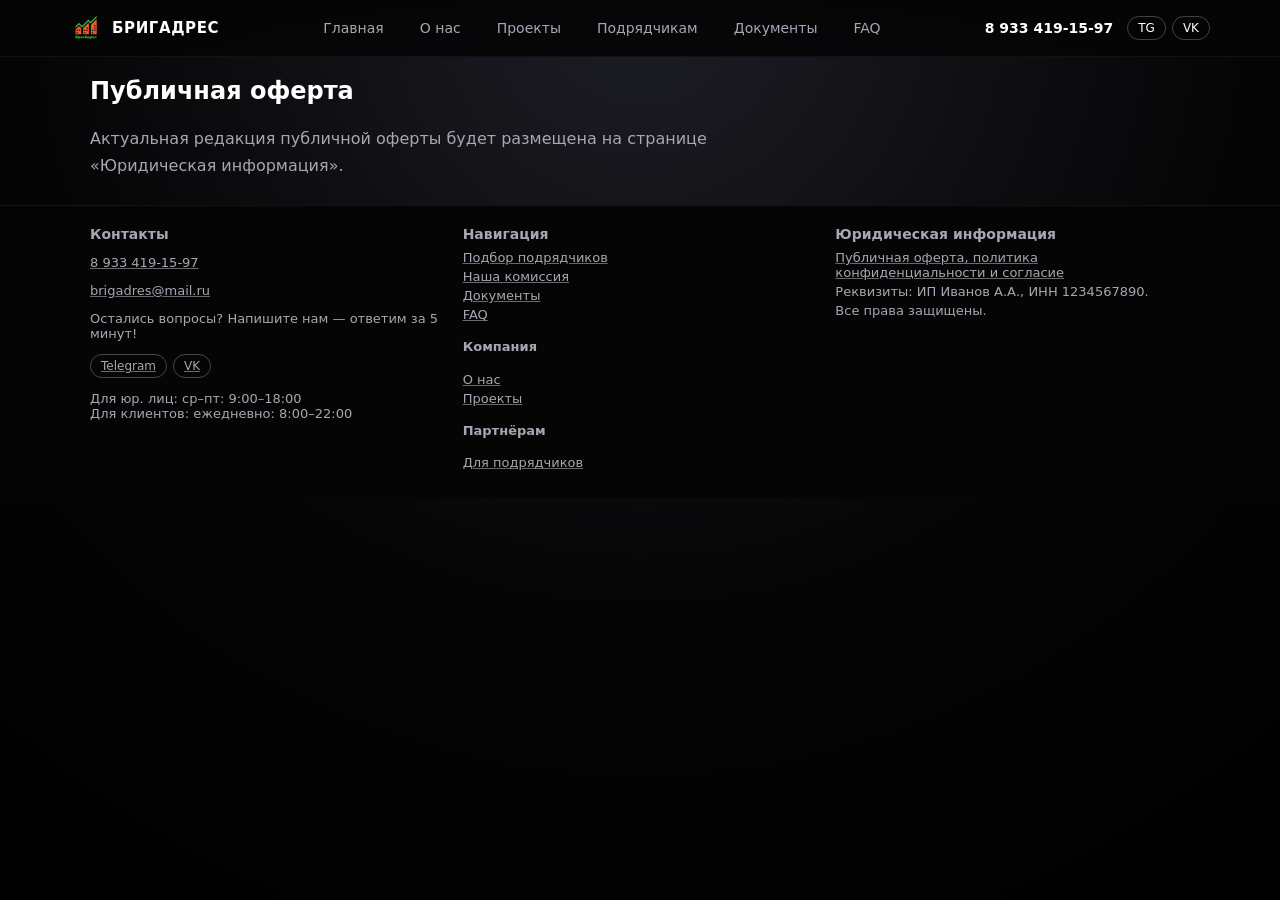
<file: backend/static/site/offer.html>
<!DOCTYPE html>
<html lang="ru">
<head>
  <meta charset="UTF-8" />
  <title>Публичная оферта — БригАдрес</title>
  <meta name="viewport" content="width=device-width, initial-scale=1" />
  <link rel="stylesheet" href="css/styles.css" />
  <link rel="icon" href="/favicon.ico" />
  <link rel="icon" type="image/png" sizes="32x32" href="/favicon-32x32.png" />
  <link rel="icon" type="image/png" sizes="16x16" href="/favicon-16x16.png" />
  <link rel="apple-touch-icon" href="/apple-touch-icon.png" />
  <link rel="manifest" href="/site.webmanifest" />
  <meta name="theme-color" content="#0b0b0b" />
  <link rel="canonical" href="https://brigadress.ru/offer.html" />
  <meta property="og:site_name" content="БригАдрес" />
  <meta property="og:title" content="БригАдрес — подбор подрядчиков для ремонта" />
  <meta property="og:description" content="Онлайн-сервис подбора проверенных бригад. Фиксируем цену и сроки, сопровождаем до приемки." />
  <meta property="og:type" content="website" />
  <meta property="og:url" content="https://brigadress.ru/offer.html" />
  <meta property="og:image" content="https://brigadress.ru/og-image.png" />
  <meta name="twitter:card" content="summary_large_image" />
  <meta name="twitter:image" content="https://brigadress.ru/og-image.png" />
  <script type="application/ld+json">
  {
    "@context": "https://schema.org",
    "@type": "Organization",
    "name": "БригАдрес",
    "url": "https://brigadress.ru/",
    "logo": "https://brigadress.ru/og-image.png",
    "sameAs": [
      "https://t.me/brigadres",
      "https://vk.com/brigadres"
    ],
    "contactPoint": [{
      "@type": "ContactPoint",
      "telephone": "+7-933-419-15-97",
      "contactType": "customer service",
      "availableLanguage": ["ru"]
    }]
  }
  </script>
</head>
<body>
<header class="site-header">
  <div class="container header-inner">
    <a href="index.html" class="logo">
      <img src="img/logo.png" alt="БригАдрес" class="logo-image">
      <span class="logo-text">БригАдрес</span>
    </a>
    <nav class="main-nav">
      <a href="index.html">Главная</a>
      <a href="about.html">О нас</a>
      <a href="projects.html">Проекты</a>
      <a href="contractors.html">Подрядчикам</a>
      <a href="documents.html">Документы</a>
      <a href="faq.html">FAQ</a>
    </nav>
    <div class="header-contacts">
      <a href="tel:89334191597" class="phone">8 933 419-15-97</a>
      <div class="messengers">
        <a href="https://t.me/brigadres" class="messenger-icon" target="_blank" rel="noopener noreferrer">TG</a>
        <a href="https://vk.com/brigadres" class="messenger-icon" target="_blank" rel="noopener noreferrer">VK</a>
      </div>
    </div>
  </div>
</header>

<main>
  <section class="page-hero">
    <div class="container">
      <h1>Публичная оферта</h1>
      <p class="section-lead">Актуальная редакция публичной оферты будет размещена на странице «Юридическая информация».</p>
    </div>
  </section>
</main>

<footer class="site-footer">
  <div class="container footer-grid">
    <div class="footer-col">
      <h3>Контакты</h3>
      <p><a href="tel:89334191597">8 933 419-15-97</a></p>
      <p><a href="mailto:brigadres@mail.ru">brigadres@mail.ru</a></p>
      <p>Остались вопросы? Напишите нам — ответим за 5 минут!</p>
      <div class="footer-messengers">
        <a href="https://t.me/brigadres" class="messenger-icon" target="_blank" rel="noopener noreferrer">Telegram</a>
        <a href="https://vk.com/brigadres" class="messenger-icon" target="_blank" rel="noopener noreferrer">VK</a>
      </div>
      <p class="footer-schedule">
        Для юр. лиц: ср–пт: 9:00–18:00<br/>
        Для клиентов: ежедневно: 8:00–22:00
      </p>
    </div>
    <div class="footer-col">
      <h3>Навигация</h3>
      <ul>
        <li><a href="calculator.html">Подбор подрядчиков</a></li>
        <li><a href="commission.html">Наша комиссия</a></li>
        <li><a href="documents.html">Документы</a></li>
        <li><a href="faq.html">FAQ</a></li>
      </ul>
      <h4>Компания</h4>
      <ul>
        <li><a href="about.html">О нас</a></li>
<li><a href="projects.html">Проекты</a></li>
      </ul>
      <h4>Партнёрам</h4>
      <ul>
        <li><a href="contractors.html">Для подрядчиков</a></li>
      </ul>
    </div>
    <div class="footer-col">
      <h3>Юридическая информация</h3>
      <ul>
        <li><a href="legal.html">Публичная оферта, политика конфиденциальности и согласие</a></li>
      </ul>
      <p class="footer-legal">
        Реквизиты: ИП Иванов А.А., ИНН 1234567890.
      </p>
      <p class="footer-warning">
        Все права защищены.
      </p>
    </div>
  </div>
</footer>
<script src="js/main.js"></script>
</body>
</html>
</file>
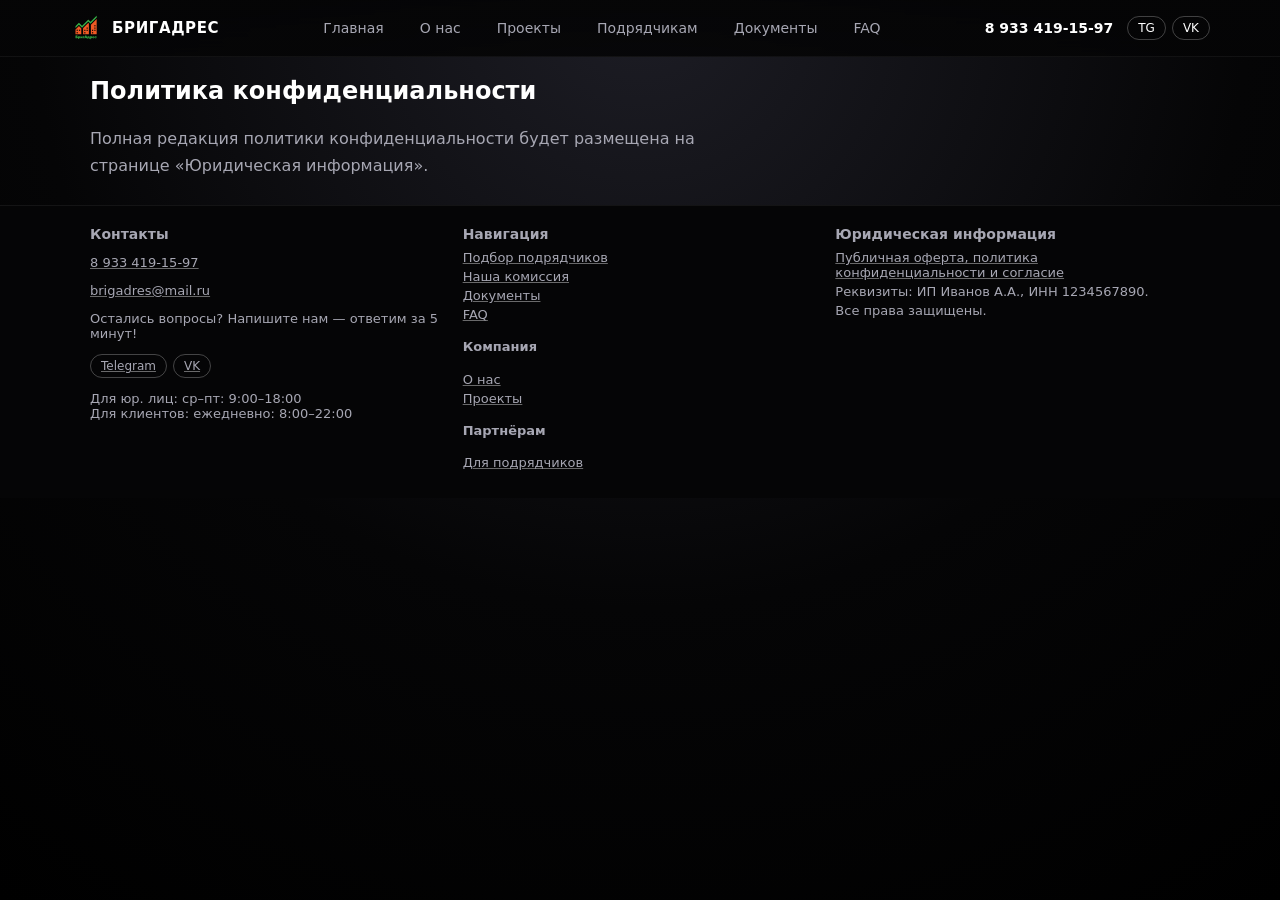
<file: backend/static/site/privacy.html>
<!DOCTYPE html>
<html lang="ru">
<head>
  <meta charset="UTF-8" />
  <title>Политика конфиденциальности — БригАдрес</title>
  <meta name="viewport" content="width=device-width, initial-scale=1" />
  <link rel="stylesheet" href="css/styles.css" />
  <link rel="icon" href="/favicon.ico" />
  <link rel="icon" type="image/png" sizes="32x32" href="/favicon-32x32.png" />
  <link rel="icon" type="image/png" sizes="16x16" href="/favicon-16x16.png" />
  <link rel="apple-touch-icon" href="/apple-touch-icon.png" />
  <link rel="manifest" href="/site.webmanifest" />
  <meta name="theme-color" content="#0b0b0b" />
  <link rel="canonical" href="https://brigadress.ru/privacy.html" />
  <meta property="og:site_name" content="БригАдрес" />
  <meta property="og:title" content="БригАдрес — подбор подрядчиков для ремонта" />
  <meta property="og:description" content="Онлайн-сервис подбора проверенных бригад. Фиксируем цену и сроки, сопровождаем до приемки." />
  <meta property="og:type" content="website" />
  <meta property="og:url" content="https://brigadress.ru/privacy.html" />
  <meta property="og:image" content="https://brigadress.ru/og-image.png" />
  <meta name="twitter:card" content="summary_large_image" />
  <meta name="twitter:image" content="https://brigadress.ru/og-image.png" />
  <script type="application/ld+json">
  {
    "@context": "https://schema.org",
    "@type": "Organization",
    "name": "БригАдрес",
    "url": "https://brigadress.ru/",
    "logo": "https://brigadress.ru/og-image.png",
    "sameAs": [
      "https://t.me/brigadres",
      "https://vk.com/brigadres"
    ],
    "contactPoint": [{
      "@type": "ContactPoint",
      "telephone": "+7-933-419-15-97",
      "contactType": "customer service",
      "availableLanguage": ["ru"]
    }]
  }
  </script>
</head>
<body>
<header class="site-header">
  <div class="container header-inner">
    <a href="index.html" class="logo">
      <img src="img/logo.png" alt="БригАдрес" class="logo-image">
      <span class="logo-text">БригАдрес</span>
    </a>
    <nav class="main-nav">
      <a href="index.html">Главная</a>
      <a href="about.html">О нас</a>
      <a href="projects.html">Проекты</a>
      <a href="contractors.html">Подрядчикам</a>
      <a href="documents.html">Документы</a>
      <a href="faq.html">FAQ</a>
    </nav>
    <div class="header-contacts">
      <a href="tel:89334191597" class="phone">8 933 419-15-97</a>
      <div class="messengers">
        <a href="https://t.me/brigadres" class="messenger-icon" target="_blank" rel="noopener noreferrer">TG</a>
        <a href="https://vk.com/brigadres" class="messenger-icon" target="_blank" rel="noopener noreferrer">VK</a>
      </div>
    </div>
  </div>
</header>

<main>
  <section class="page-hero">
    <div class="container">
      <h1>Политика конфиденциальности</h1>
      <p class="section-lead">Полная редакция политики конфиденциальности будет размещена на странице «Юридическая информация».</p>
    </div>
  </section>
</main>

<footer class="site-footer">
  <div class="container footer-grid">
    <div class="footer-col">
      <h3>Контакты</h3>
      <p><a href="tel:89334191597">8 933 419-15-97</a></p>
      <p><a href="mailto:brigadres@mail.ru">brigadres@mail.ru</a></p>
      <p>Остались вопросы? Напишите нам — ответим за 5 минут!</p>
      <div class="footer-messengers">
        <a href="https://t.me/brigadres" class="messenger-icon" target="_blank" rel="noopener noreferrer">Telegram</a>
        <a href="https://vk.com/brigadres" class="messenger-icon" target="_blank" rel="noopener noreferrer">VK</a>
      </div>
      <p class="footer-schedule">
        Для юр. лиц: ср–пт: 9:00–18:00<br/>
        Для клиентов: ежедневно: 8:00–22:00
      </p>
    </div>
    <div class="footer-col">
      <h3>Навигация</h3>
      <ul>
        <li><a href="calculator.html">Подбор подрядчиков</a></li>
        <li><a href="commission.html">Наша комиссия</a></li>
        <li><a href="documents.html">Документы</a></li>
        <li><a href="faq.html">FAQ</a></li>
      </ul>
      <h4>Компания</h4>
      <ul>
        <li><a href="about.html">О нас</a></li>
<li><a href="projects.html">Проекты</a></li>
      </ul>
      <h4>Партнёрам</h4>
      <ul>
        <li><a href="contractors.html">Для подрядчиков</a></li>
      </ul>
    </div>
    <div class="footer-col">
      <h3>Юридическая информация</h3>
      <ul>
        <li><a href="legal.html">Публичная оферта, политика конфиденциальности и согласие</a></li>
      </ul>
      <p class="footer-legal">
        Реквизиты: ИП Иванов А.А., ИНН 1234567890.
      </p>
      <p class="footer-warning">
        Все права защищены.
      </p>
    </div>
  </div>
</footer>
<script src="js/main.js"></script>
</body>
</html>
</file>
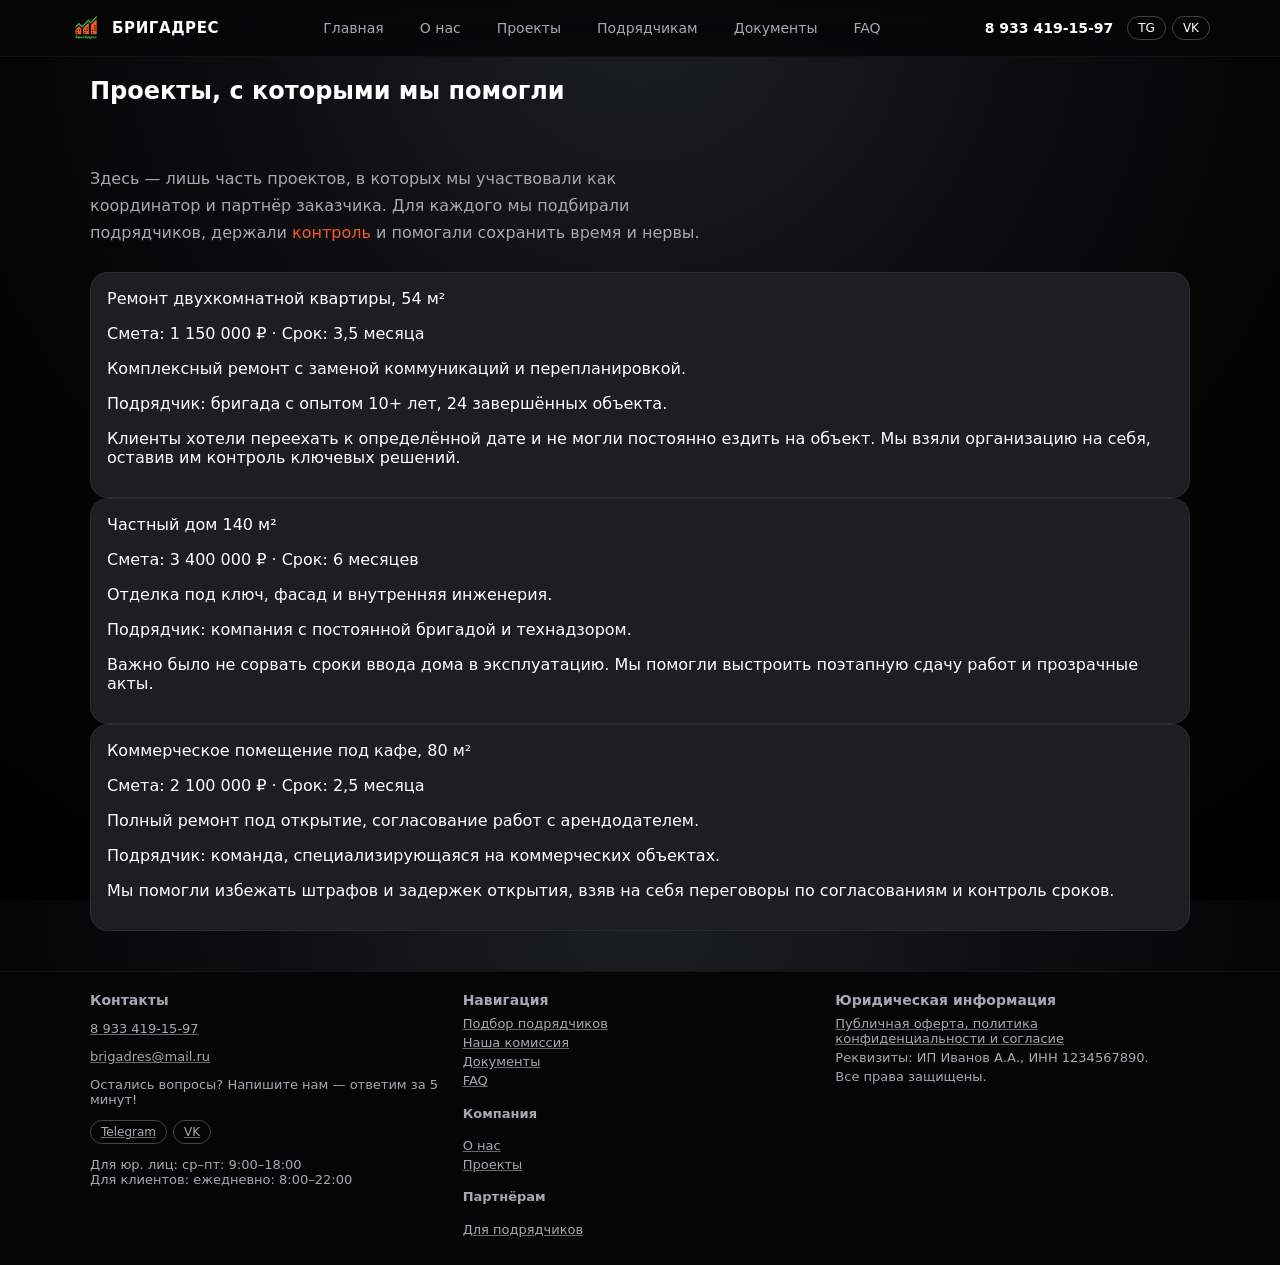
<file: backend/static/site/projects.html>
<!DOCTYPE html>
<html lang="ru">
<head>
  <meta charset="UTF-8" />
  <title>Проекты — БригАдрес</title>
  <meta name="viewport" content="width=device-width, initial-scale=1" />
  <link rel="stylesheet" href="css/styles.css" />
  <link rel="icon" href="/favicon.ico" />
  <link rel="icon" type="image/png" sizes="32x32" href="/favicon-32x32.png" />
  <link rel="icon" type="image/png" sizes="16x16" href="/favicon-16x16.png" />
  <link rel="apple-touch-icon" href="/apple-touch-icon.png" />
  <link rel="manifest" href="/site.webmanifest" />
  <meta name="theme-color" content="#0b0b0b" />
  <link rel="canonical" href="https://brigadress.ru/projects.html" />
  <meta property="og:site_name" content="БригАдрес" />
  <meta property="og:title" content="БригАдрес — подбор подрядчиков для ремонта" />
  <meta property="og:description" content="Онлайн-сервис подбора проверенных бригад. Фиксируем цену и сроки, сопровождаем до приемки." />
  <meta property="og:type" content="website" />
  <meta property="og:url" content="https://brigadress.ru/projects.html" />
  <meta property="og:image" content="https://brigadress.ru/og-image.png" />
  <meta name="twitter:card" content="summary_large_image" />
  <meta name="twitter:image" content="https://brigadress.ru/og-image.png" />
  <script type="application/ld+json">
  {
    "@context": "https://schema.org",
    "@type": "Organization",
    "name": "БригАдрес",
    "url": "https://brigadress.ru/",
    "logo": "https://brigadress.ru/og-image.png",
    "sameAs": [
      "https://t.me/brigadres",
      "https://vk.com/brigadres"
    ],
    "contactPoint": [{
      "@type": "ContactPoint",
      "telephone": "+7-933-419-15-97",
      "contactType": "customer service",
      "availableLanguage": ["ru"]
    }]
  }
  </script>
</head>
<body>
<header class="site-header">
  <div class="container header-inner">
    <a href="index.html" class="logo">
      <img src="img/logo.png" alt="БригАдрес" class="logo-image">
      <span class="logo-text">БригАдрес</span>
    </a>
    <nav class="main-nav">
      <a href="index.html">Главная</a>
      <a href="about.html">О нас</a>
      <a href="projects.html">Проекты</a>
      <a href="contractors.html">Подрядчикам</a>
      <a href="documents.html">Документы</a>
      <a href="faq.html">FAQ</a>
    </nav>
    <div class="header-contacts">
      <a href="tel:89334191597" class="phone">8 933 419-15-97</a>
      <div class="messengers">
        <a href="https://t.me/brigadres" class="messenger-icon" target="_blank" rel="noopener noreferrer">TG</a>
        <a href="https://vk.com/brigadres" class="messenger-icon" target="_blank" rel="noopener noreferrer">VK</a>
      </div>
    </div>
  </div>
</header>

<main>
  <section class="page-hero">
    <div class="container">
      <h1>Проекты, с которыми мы помогли</h1>
    </div>
  </section>
  <section class="section">
    <div class="container">
      <p class="section-lead">
        Здесь — лишь часть проектов, в которых мы участвовали как координатор и партнёр заказчика.
        Для каждого мы подбирали подрядчиков, держали <span class="highlight">контроль</span> и помогали сохранить время и нервы.
      </p>

      <div class="projects-slider projects-slider-static">
        <div class="projects-viewport">
          <article class="project-card active">
            <div class="project-thumb">Ремонт двухкомнатной квартиры, 54 м²</div>
            <div class="project-main-info">
              <p class="project-numbers">Смета: 1 150 000 ₽ · Срок: 3,5 месяца</p>
              <p class="project-desc">Комплексный ремонт с заменой коммуникаций и перепланировкой.</p>
              <p class="project-contractor">Подрядчик: бригада с опытом 10+ лет, 24 завершённых объекта.</p>
            </div>
            <div class="project-details project-details-open">
              <p>
                Клиенты хотели переехать к определённой дате и не могли постоянно ездить на объект.
                Мы взяли организацию на себя, оставив им контроль ключевых решений.
              </p>
            </div>
          </article>

          <article class="project-card">
            <div class="project-thumb">Частный дом 140 м²</div>
            <div class="project-main-info">
              <p class="project-numbers">Смета: 3 400 000 ₽ · Срок: 6 месяцев</p>
              <p class="project-desc">Отделка под ключ, фасад и внутренняя инженерия.</p>
              <p class="project-contractor">Подрядчик: компания с постоянной бригадой и технадзором.</p>
            </div>
            <div class="project-details project-details-open">
              <p>
                Важно было не сорвать сроки ввода дома в эксплуатацию. Мы помогли выстроить поэтапную сдачу работ
                и прозрачные акты.
              </p>
            </div>
          </article>

          <article class="project-card">
            <div class="project-thumb">Коммерческое помещение под кафе, 80 м²</div>
            <div class="project-main-info">
              <p class="project-numbers">Смета: 2 100 000 ₽ · Срок: 2,5 месяца</p>
              <p class="project-desc">Полный ремонт под открытие, согласование работ с арендодателем.</p>
              <p class="project-contractor">Подрядчик: команда, специализирующаяся на коммерческих объектах.</p>
            </div>
            <div class="project-details project-details-open">
              <p>
                Мы помогли избежать штрафов и задержек открытия, взяв на себя переговоры по согласованиям и контроль сроков.
              </p>
            </div>
          </article>
        </div>
      </div>
    </div>
  </section>
</main>

<footer class="site-footer">
  <div class="container footer-grid">
    <div class="footer-col">
      <h3>Контакты</h3>
      <p><a href="tel:89334191597">8 933 419-15-97</a></p>
      <p><a href="mailto:brigadres@mail.ru">brigadres@mail.ru</a></p>
      <p>Остались вопросы? Напишите нам — ответим за 5 минут!</p>
      <div class="footer-messengers">
        <a href="https://t.me/brigadres" class="messenger-icon" target="_blank" rel="noopener noreferrer">Telegram</a>
        <a href="https://vk.com/brigadres" class="messenger-icon" target="_blank" rel="noopener noreferrer">VK</a>
      </div>
      <p class="footer-schedule">
        Для юр. лиц: ср–пт: 9:00–18:00<br/>
        Для клиентов: ежедневно: 8:00–22:00
      </p>
    </div>
    <div class="footer-col">
      <h3>Навигация</h3>
      <ul>
        <li><a href="calculator.html">Подбор подрядчиков</a></li>
        <li><a href="commission.html">Наша комиссия</a></li>
        <li><a href="documents.html">Документы</a></li>
        <li><a href="faq.html">FAQ</a></li>
      </ul>
      <h4>Компания</h4>
      <ul>
        <li><a href="about.html">О нас</a></li>
<li><a href="projects.html">Проекты</a></li>
      </ul>
      <h4>Партнёрам</h4>
      <ul>
        <li><a href="contractors.html">Для подрядчиков</a></li>
      </ul>
    </div>
    <div class="footer-col">
      <h3>Юридическая информация</h3>
      <ul>
        <li><a href="legal.html">Публичная оферта, политика конфиденциальности и согласие</a></li>
      </ul>
      <p class="footer-legal">
        Реквизиты: ИП Иванов А.А., ИНН 1234567890.
      </p>
      <p class="footer-warning">
        Все права защищены.
      </p>
    </div>
  </div>
</footer>
<script src="js/main.js"></script>
</body>
</html>
</file>
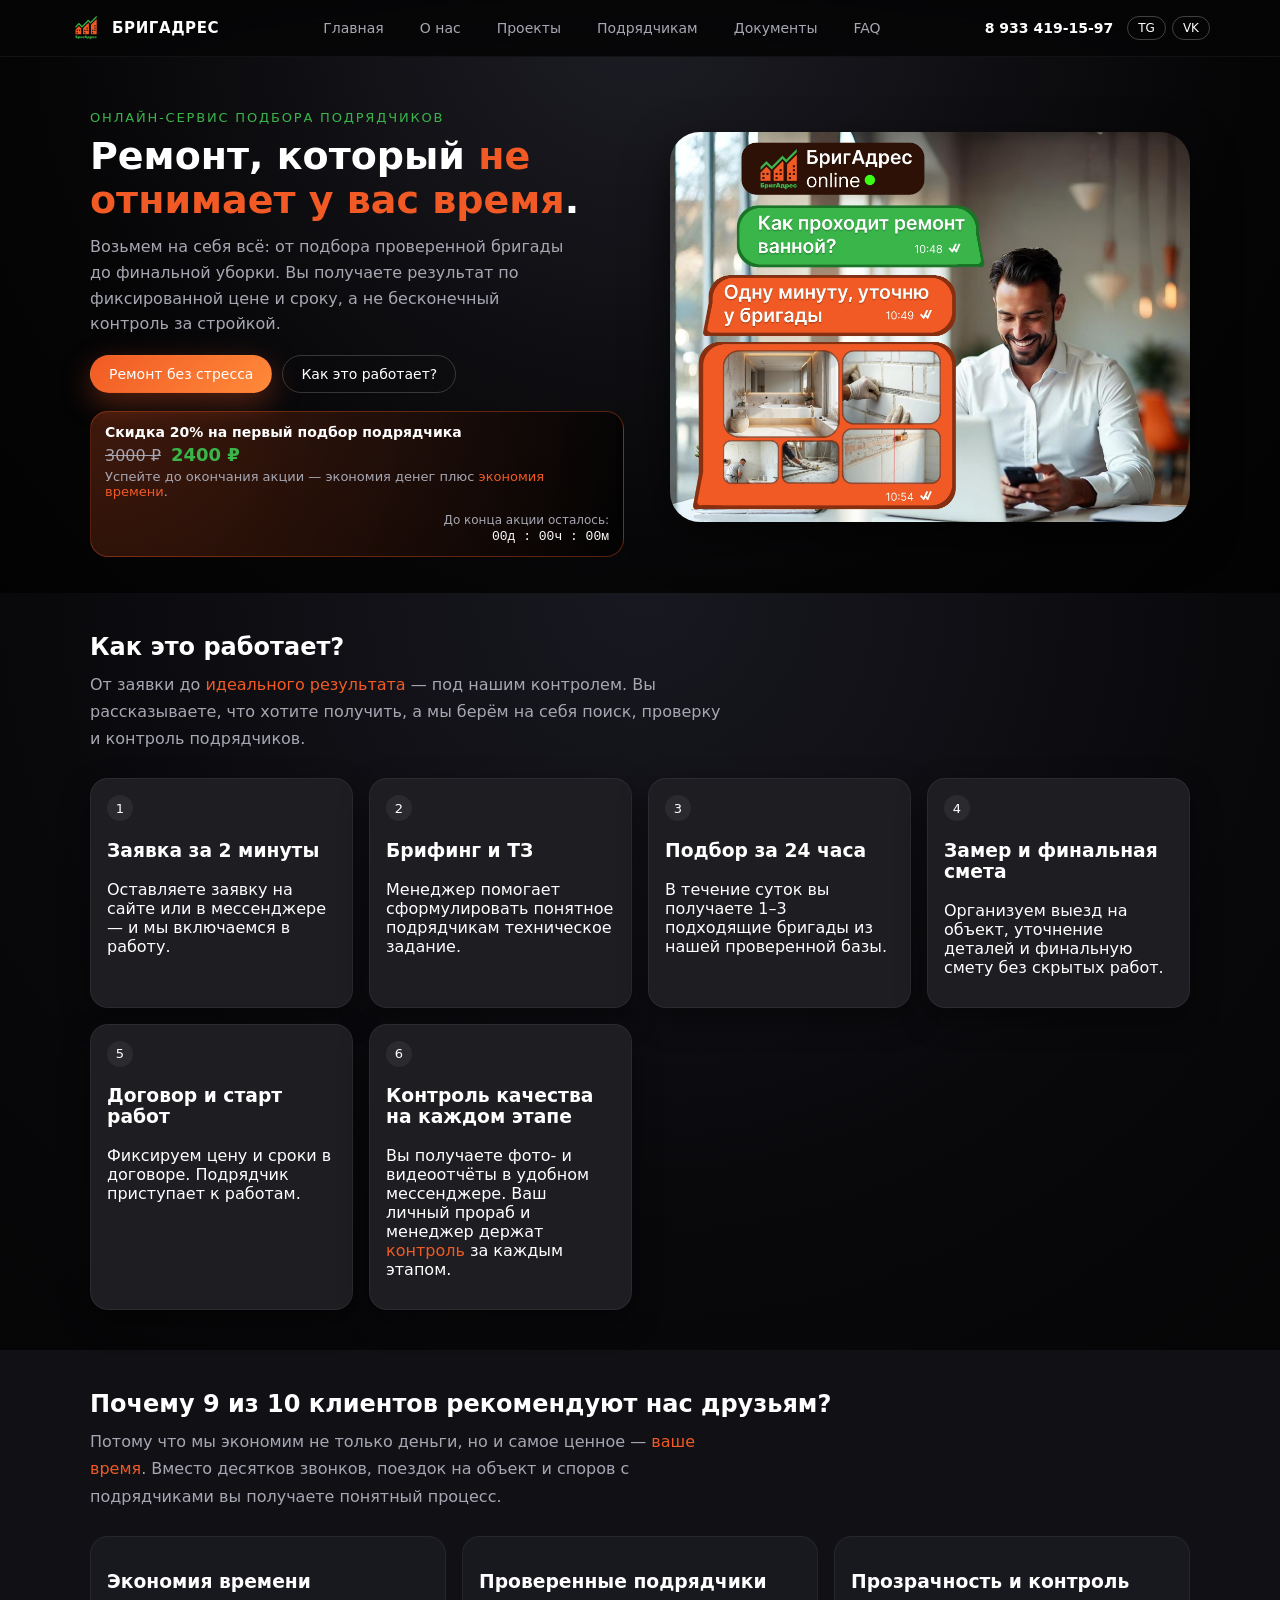
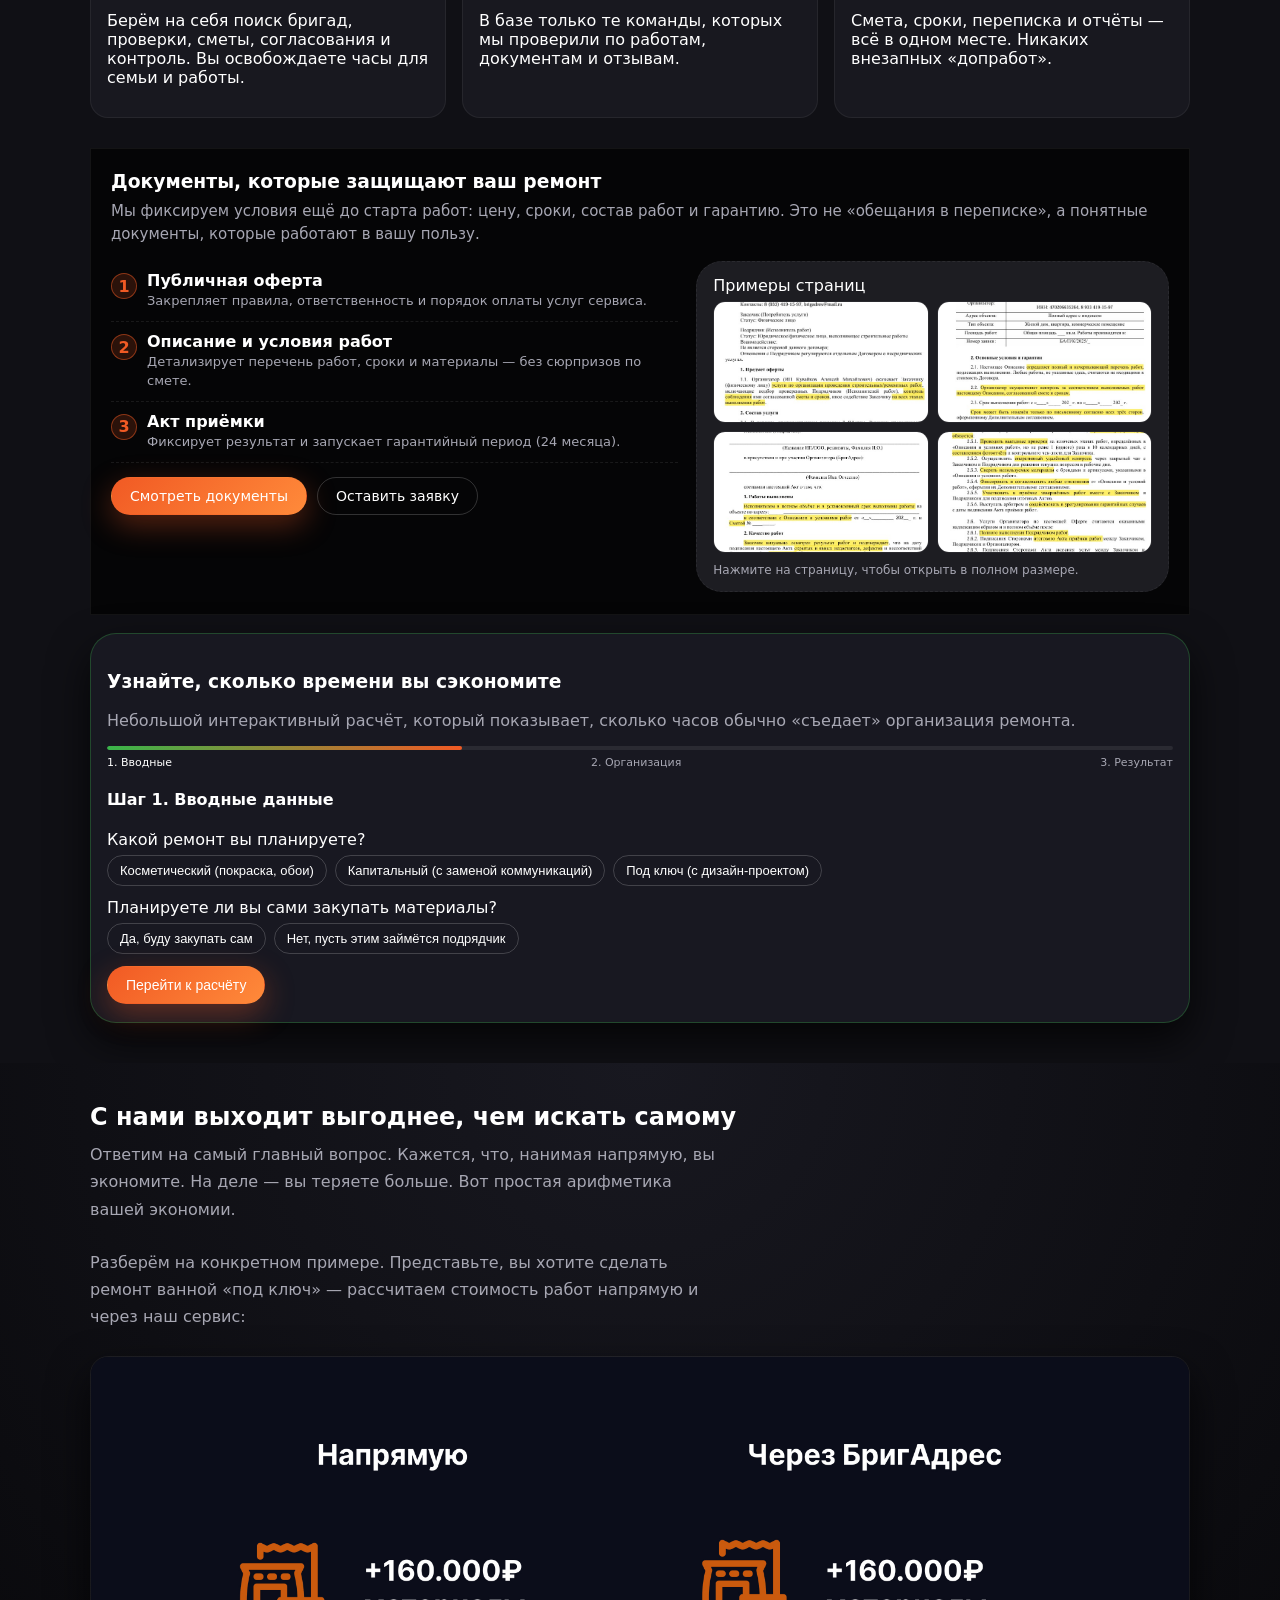
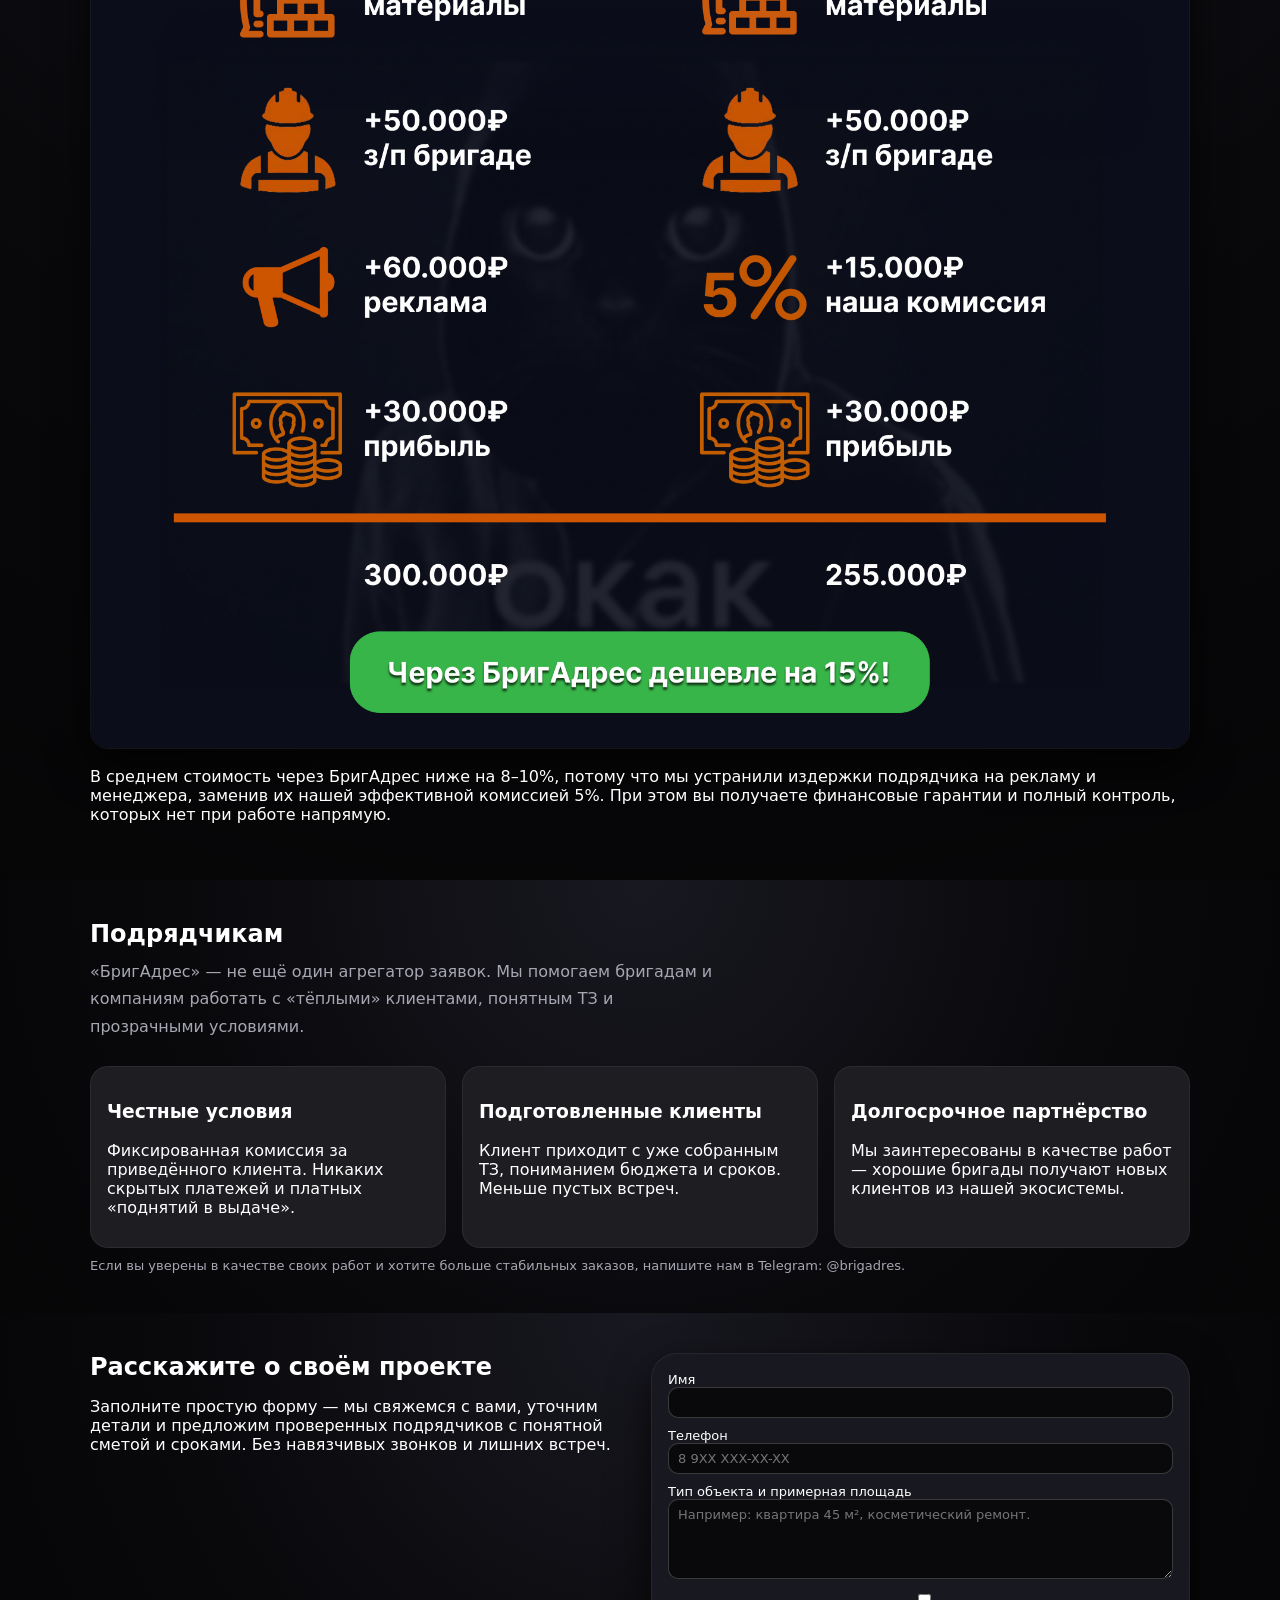
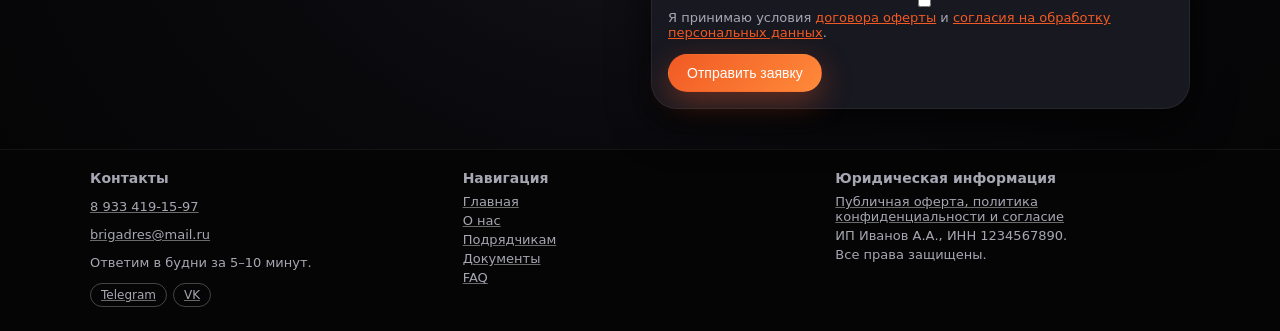
<file: backend/static/site/reviews.html>
<!DOCTYPE html>
<html lang="ru">
<head>
    <meta http-equiv="refresh" content="0; url=index.html">
  <meta charset="UTF-8" />
  <title>Отзывы — БригАдрес</title>
  <meta name="viewport" content="width=device-width, initial-scale=1" />
  <link rel="stylesheet" href="css/styles.css" />
  <link rel="icon" href="/favicon.ico" />
  <link rel="icon" type="image/png" sizes="32x32" href="/favicon-32x32.png" />
  <link rel="icon" type="image/png" sizes="16x16" href="/favicon-16x16.png" />
  <link rel="apple-touch-icon" href="/apple-touch-icon.png" />
  <link rel="manifest" href="/site.webmanifest" />
  <meta name="theme-color" content="#0b0b0b" />
  <link rel="canonical" href="https://brigadress.ru/reviews.html" />
  <meta property="og:site_name" content="БригАдрес" />
  <meta property="og:title" content="БригАдрес — подбор подрядчиков для ремонта" />
  <meta property="og:description" content="Онлайн-сервис подбора проверенных бригад. Фиксируем цену и сроки, сопровождаем до приемки." />
  <meta property="og:type" content="website" />
  <meta property="og:url" content="https://brigadress.ru/reviews.html" />
  <meta property="og:image" content="https://brigadress.ru/og-image.png" />
  <meta name="twitter:card" content="summary_large_image" />
  <meta name="twitter:image" content="https://brigadress.ru/og-image.png" />
  <script type="application/ld+json">
  {
    "@context": "https://schema.org",
    "@type": "Organization",
    "name": "БригАдрес",
    "url": "https://brigadress.ru/",
    "logo": "https://brigadress.ru/og-image.png",
    "sameAs": [
      "https://t.me/brigadres",
      "https://vk.com/brigadres"
    ],
    "contactPoint": [{
      "@type": "ContactPoint",
      "telephone": "+7-933-419-15-97",
      "contactType": "customer service",
      "availableLanguage": ["ru"]
    }]
  }
  </script>
</head>
<body style="background:#0b0b0e;color:#fff;font-family:system-ui,Arial;display:flex;align-items:center;justify-content:center;min-height:100vh;margin:0;"><div style="text-align:center;max-width:520px;padding:24px;"><h1 style="margin:0 0 12px;">Страница недоступна</h1><p style="margin:0 0 20px;opacity:.85;">Мы временно убрали раздел «Отзывы». Сейчас ведём работу над наполнением.</p><a href="index.html" style="display:inline-block;padding:12px 18px;border-radius:14px;background:#ff6a2b;color:#fff;text-decoration:none;">На главную</a></div></body>
</html>
</file>
<file: backend/static/site/css/styles.css>
*,
*::before,
*::after {
  box-sizing: border-box;
}

:root {
  --bg-dark: #0e0e0f;
  --bg-darker: #050506;
  --bg-light: #151518;
  --accent-orange: #f15a24;
  --accent-green: #39b54a;
  --text-main: #ffffff;
  --text-muted: #a7a7b3;
  --card-bg: #1d1d22;
  --border-soft: rgba(255, 255, 255, 0.06);
  --radius-lg: 18px;
  --radius-xl: 26px;
  --shadow-soft: 0 18px 45px rgba(0, 0, 0, 0.6);
}

html,
body {
  height: 100%;
}

body {
  margin: 0;
  font-family: system-ui, -apple-system, BlinkMacSystemFont, "Segoe UI", sans-serif;
  background: radial-gradient(circle at top, #1d1d25 0, var(--bg-darker) 55%, #000 100%);
  color: var(--text-main);
}

a {
  color: inherit;
  text-decoration: none;
}

img {
  max-width: 100%;
  display: block;
}

.container {
  width: 100%;
  max-width: 1140px;
  margin: 0 auto;
  padding: 0 20px;
}

/* Header */

.site-header {
  position: sticky;
  top: 0;
  z-index: 50;
  background: linear-gradient(to bottom, rgba(5,5,6,0.96), rgba(5,5,6,0.9));
  backdrop-filter: blur(14px);
  border-bottom: 1px solid rgba(255,255,255,0.05);
}

.header-inner {
  display: flex;
  align-items: center;
  justify-content: space-between;
  gap: 24px;
  padding: 12px 0;
}

.logo {
  display: inline-flex;
  align-items: center;
  gap: 10px;
}
.logo-image {
  height: 32px;
  width: auto;
  display: block;
}


.logo-mark {
  background: var(--accent-orange);
  color: #fff;
  padding: 6px 10px;
  border-radius: 999px;
  font-weight: 700;
  font-size: 14px;
}

.logo-text {
  font-weight: 600;
  letter-spacing: 0.04em;
  text-transform: uppercase;
  font-size: 15px;
}

.main-nav {
  display: flex;
  gap: 16px;
  font-size: 14px;
}

.main-nav a {
  padding: 6px 10px;
  border-radius: 999px;
  color: var(--text-muted);
  transition: background 0.2s ease, color 0.2s ease;
}

.main-nav a:hover {
  background: rgba(255,255,255,0.06);
  color: #fff;
}

.header-contacts {
  display: flex;
  align-items: center;
  gap: 14px;
  font-size: 14px;
}

.phone {
  font-weight: 600;
}

.messengers {
  display: flex;
  gap: 6px;
}

.messenger-icon {
  border-radius: 999px;
  padding: 4px 10px;
  border: 1px solid rgba(255,255,255,0.24);
  font-size: 12px;
}

/* Hero */

.hero {
  padding: 40px 0 36px;
}

.hero-inner {
  display: flex;
  flex-wrap: wrap;
  align-items: center;
  gap: 32px;
}

.hero-content {
  flex: 1 1 320px;
}

.hero-label {
  font-size: 13px;
  color: var(--accent-green);
  text-transform: uppercase;
  letter-spacing: 0.14em;
  margin-bottom: 10px;
}

.hero h1 {
  font-size: clamp(30px, 4vw, 38px);
  margin: 0 0 12px;
  line-height: 1.15;
}

.hero-subtitle {
  margin: 0 0 18px;
  color: var(--text-muted);
  line-height: 1.6;
  max-width: 480px;
}

.highlight {
  color: var(--accent-orange);
}

.hero-actions {
  display: flex;
  flex-wrap: wrap;
  gap: 10px;
  margin-bottom: 18px;
}

.btn {
  display: inline-flex;
  align-items: center;
  justify-content: center;
  padding: 10px 18px;
  border-radius: 999px;
  font-size: 14px;
  border: 1px solid transparent;
  cursor: pointer;
  text-decoration: none;
  white-space: nowrap;
}

.btn-primary {
  background: linear-gradient(135deg, var(--accent-orange), #ff8a3a);
  color: #fff;
  box-shadow: 0 10px 30px rgba(241, 90, 36, 0.35);
}

.btn-outline {
  border-color: rgba(255,255,255,0.18);
  color: var(--text-main);
  background: transparent;
}

.hero-visual {
  flex: 1 1 320px;
  display: flex;
  justify-content: flex-end;
}

.hero-image-wrapper {
  max-width: 520px;
  border-radius: 30px;
  overflow: hidden;
  box-shadow: var(--shadow-soft);
}

.hero-image {
  width: 100%;
  height: auto;
}

/* Discount banner */

.discount-banner {
  display: flex;
  flex-wrap: wrap;
  gap: 14px;
  align-items: center;
  background: radial-gradient(circle at top left, rgba(241,90,36,0.25), rgba(0,0,0,0.7));
  border-radius: 18px;
  padding: 12px 14px;
  border: 1px solid rgba(241,90,36,0.35);
  margin-top: 4px;
}

.discount-label {
  font-size: 14px;
  font-weight: 600;
}

.discount-prices {
  display: flex;
  align-items: baseline;
  gap: 10px;
  margin: 4px 0;
}

.old-price {
  text-decoration: line-through;
  color: var(--text-muted);
}

.new-price {
  font-size: 18px;
  font-weight: 700;
  color: var(--accent-green);
}

.discount-note {
  margin: 0;
  font-size: 13px;
  color: var(--text-muted);
}

.discount-timer {
  margin-left: auto;
  text-align: right;
  font-size: 12px;
}

.discount-timer-label {
  display: block;
  margin-bottom: 2px;
  color: var(--text-muted);
}

#discount-timer {
  font-family: "SF Mono", ui-monospace, Menlo, Monaco, Consolas, "Liberation Mono", "Courier New", monospace;
  font-size: 13px;
}

/* Sections */

.section {
  padding: 40px 0;
}

.section-dark {
  background: radial-gradient(circle at top, #181820 0, #09090c 60%, #050506 100%);
}

.section-light {
  background: #101015;
}

.section h2 {
  margin: 0 0 10px;
  font-size: 24px;
}

.section-lead {
  margin: 0 0 26px;
  color: var(--text-muted);
  max-width: 640px;
  line-height: 1.7;
}

/* Steps */

.steps-grid {
  display: grid;
  grid-template-columns: repeat(auto-fit, minmax(230px, 1fr));
  gap: 16px;
}

.step-card {
  background: var(--card-bg);
  border-radius: var(--radius-lg);
  padding: 16px 16px 14px;
  border: 1px solid var(--border-soft);
  box-shadow: 0 12px 30px rgba(0,0,0,0.4);
}

.step-number {
  width: 26px;
  height: 26px;
  border-radius: 999px;
  background: rgba(255,255,255,0.06);
  display: flex;
  align-items: center;
  justify-content: center;
  font-size: 13px;
  margin-bottom: 6px;
}

/* Benefits */

.benefits-grid {
  display: grid;
  grid-template-columns: repeat(auto-fit, minmax(230px, 1fr));
  gap: 16px;
  margin-bottom: 30px;
}

.benefit-card {
  background: #18181f;
  border-radius: var(--radius-lg);
  padding: 16px 16px 14px;
  border: 1px solid var(--border-soft);
}

/* Time calculator */

.timecalc {
  margin-top: 18px;
  background: #181821;
  border-radius: var(--radius-xl);
  padding: 18px 16px 18px;
  border: 1px solid rgba(57,181,74,0.3);
  box-shadow: 0 18px 40px rgba(0,0,0,0.7);
}

.timecalc-lead {
  margin: 0 0 16px;
  color: var(--text-muted);
}

.timecalc-progress {
  margin-bottom: 14px;
}

.timecalc-progress-bar {
  height: 4px;
  border-radius: 999px;
  background: rgba(255,255,255,0.08);
  overflow: hidden;
}

.timecalc-progress-fill {
  height: 100%;
  width: 33%;
  border-radius: inherit;
  background: linear-gradient(90deg, var(--accent-green), var(--accent-orange));
  transition: width 0.25s ease;
}

.timecalc-progress-steps {
  display: flex;
  justify-content: space-between;
  font-size: 11px;
  margin-top: 6px;
  color: var(--text-muted);
}

.timecalc-progress-steps span.active {
  color: #fff;
}

.timecalc-steps {
  margin-top: 10px;
}

.timecalc-step {
  display: none;
}

.timecalc-step.active {
  display: block;
}

.timecalc-question {
  margin-bottom: 12px;
}

.timecalc-question p {
  margin: 0 0 6px;
}

.timecalc-options {
  display: flex;
  flex-wrap: wrap;
  gap: 8px;
}

.timecalc-option {
  border-radius: 999px;
  padding: 7px 12px;
  border: 1px solid rgba(255,255,255,0.18);
  background: transparent;
  color: #fff;
  font-size: 13px;
  cursor: pointer;
}

.timecalc-option.active {
  border-color: var(--accent-green);
  background: rgba(57,181,74,0.12);
}

.timecalc-task-list {
  list-style: none;
  margin: 0 0 10px;
  padding: 0;
}

.timecalc-task-list li {
  display: flex;
  justify-content: space-between;
  gap: 10px;
  padding: 8px 10px;
  border-radius: 10px;
  background: rgba(0,0,0,0.22);
  font-size: 13px;
  cursor: pointer;
  margin-bottom: 6px;
}

.timecalc-task-list li span {
  color: var(--accent-green);
  white-space: nowrap;
}

.timecalc-task-list li.active {
  background: rgba(57,181,74,0.12);
}

.timecalc-total {
  display: flex;
  justify-content: space-between;
  align-items: baseline;
  margin-bottom: 8px;
  font-size: 13px;
}

.timecalc-total-label {
  color: var(--text-muted);
}

.timecalc-total-value {
  font-weight: 600;
}

.timecalc-result {
  text-align: left;
}

.timecalc-result-number {
  font-size: 28px;
  font-weight: 700;
  margin-bottom: 6px;
}

.timecalc-result-text {
  margin: 0 0 10px;
  color: var(--text-muted);
}

.timecalc-icons {
  display: flex;
  flex-wrap: wrap;
  gap: 8px;
  font-size: 13px;
  margin-bottom: 12px;
}

/* Compare */

.compare-visual {
  margin: 10px 0 18px;
  border-radius: var(--radius-lg);
  overflow: hidden;
  border: 1px solid rgba(255,255,255,0.06);
  box-shadow: 0 18px 40px rgba(0,0,0,0.7);
}

/* Projects */

.projects-grid {
  display: grid;
  grid-template-columns: repeat(auto-fit, minmax(230px, 1fr));
  gap: 16px;
}

.project-card {
  background: var(--card-bg);
  border-radius: var(--radius-lg);
  padding: 16px 16px 14px;
  border: 1px solid var(--border-soft);
}

.project-meta {
  font-size: 13px;
  color: var(--text-muted);
}

/* Reviews */

.reviews-accordion {
  display: flex;
  flex-direction: column;
  gap: 10px;
}

.review-card {
  background: var(--card-bg);
  border-radius: var(--radius-lg);
  border: 1px solid var(--border-soft);
  overflow: hidden;
}

.review-header {
  width: 100%;
  background: transparent;
  border: none;
  padding: 10px 14px;
  display: flex;
  align-items: center;
  justify-content: space-between;
  cursor: pointer;
  color: inherit;
}

.review-client {
  display: flex;
  align-items: center;
  gap: 10px;
}

.review-avatar {
  width: 32px;
  height: 32px;
  border-radius: 999px;
  background: rgba(255,255,255,0.12);
  display: flex;
  align-items: center;
  justify-content: center;
  font-weight: 600;
}

.review-name {
  font-size: 14px;
}

.review-type {
  font-size: 12px;
  color: var(--text-muted);
}

.review-toggle {
  font-size: 18px;
}

.review-body {
  padding: 0 14px 12px;
  font-size: 13px;
  color: var(--text-muted);
  display: none;
}

.review-card.open .review-body {
  display: block;
}

.review-card.open .review-toggle {
  transform: rotate(90deg);
}

.review-story {
  margin: 0 0 4px;
  color: #fff;
}

.review-text {
  margin: 0 0 4px;
}

.review-meta {
  margin: 0;
  font-size: 12px;
}

/* Contractors */

.contractors-grid {
  display: grid;
  grid-template-columns: repeat(auto-fit, minmax(230px, 1fr));
  gap: 16px;
  margin-bottom: 10px;
}

.contractor-card {
  background: var(--card-bg);
  border-radius: var(--radius-lg);
  padding: 16px 16px 14px;
  border: 1px solid var(--border-soft);
}

.contractors-note {
  margin: 0;
  font-size: 13px;
  color: var(--text-muted);
}

/* Form */

.form-container {
  display: flex;
  flex-wrap: wrap;
  gap: 22px;
  align-items: flex-start;
}

.form-info {
  flex: 1 1 260px;
}

.lead-form {
  flex: 1 1 260px;
  background: #181820;
  padding: 18px 16px 16px;
  border-radius: var(--radius-xl);
  border: 1px solid var(--border-soft);
  box-shadow: 0 16px 40px rgba(0,0,0,0.7);
}

.form-row {
  margin-bottom: 10px;
}

.form-row label {
  display: block;
  font-size: 13px;
  margin-bottom: 4px;
}

.form-row input,
.form-row textarea {
  width: 100%;
  border-radius: 10px;
  border: 1px solid rgba(255,255,255,0.2);
  padding: 7px 9px;
  background: rgba(8,8,10,0.9);
  color: #fff;
  font: inherit;
}

.form-row textarea {
  min-height: 80px;
  resize: vertical;
}

.form-row-inline {
  display: flex;
}

.checkbox {
  display: flex;
  gap: 6px;
  font-size: 11px;
  color: var(--text-muted);
}

.checkbox input {
  margin-top: 2px;
}

.checkbox a {
  color: var(--accent-orange);
  text-decoration: underline;
}

.form-success {
  margin-top: 8px;
  font-size: 13px;
  color: var(--accent-green);
}

/* Footer */

.site-footer {
  background: #050506;
  border-top: 1px solid rgba(255,255,255,0.06);
  padding: 20px 0 24px;
  font-size: 13px;
  color: var(--text-muted);
}

.site-footer a {
  color: var(--text-muted);
  text-decoration: underline;
  text-decoration-color: rgba(255,255,255,0.4);
  transition: color 0.2s ease, text-decoration-color 0.2s ease;
}

.site-footer a:hover {
  color: #ffffff;
  text-decoration-color: #ffffff;
}


.footer-grid {
  display: grid;
  grid-template-columns: repeat(auto-fit, minmax(220px, 1fr));
  gap: 18px;
}

.footer-col h3 {
  margin: 0 0 8px;
  font-size: 14px;
}

.footer-col ul {
  list-style: none;
  margin: 0;
  padding: 0;
}

.footer-col li {
  margin-bottom: 4px;
}

.footer-messengers {
  display: flex;
  gap: 6px;
  margin-top: 6px;
}

.footer-messengers .messenger-icon {
  border-color: rgba(255,255,255,0.25);
  font-size: 12px;
}

.footer-legal,
.footer-warning {
  margin: 4px 0 0;
}

/* Legal page tweaks */

.legal-page {
  background: #101015;
}

.legal-content {
  max-width: 760px;
}

.legal-content h1 {
  margin-top: 8px;
}

.legal-list {
  list-style: none;
  padding: 0;
  margin: 16px 0 18px;
}

.legal-list li {
  margin-bottom: 12px;
}

.legal-list a {
  color: var(--accent-orange);
  text-decoration: underline;
}

/* Responsive */

@media (max-width: 880px) {
  .header-inner {
    flex-wrap: wrap;
    align-items: flex-start;
  }
  .main-nav {
    order: 3;
    width: 100%;
    justify-content: center;
    flex-wrap: wrap;
  }
  .hero-inner {
    flex-direction: column;
  }
  .hero-visual {
    justify-content: center;
  }
}

@media (max-width: 640px) {
  .hero {
    padding-top: 28px;
  }
  .hero-actions {
    flex-direction: column;
    align-items: flex-start;
  }
  .timecalc {
    padding: 16px 12px 14px;
  }
  .lead-form {
    padding: 16px 12px 14px;
  }
}


/* Documents slider */

.doc-slider {
  background: var(--bg-darker);
  border-radius: var(--radius-2xl);
  padding: 20px 20px 18px;
  border: 1px solid var(--border-soft);
  overflow: hidden;
  position: relative;
  isolation: isolate;
  scrollbar-width: none;
}

.doc-slider::-webkit-scrollbar {
  width: 0;
  height: 0;
}

.doc-slider-track {
  display: flex;
  width: 100%;
  transition: transform 0.4s ease;
  will-change: transform;
}

.doc-slider-viewport {
  overflow: hidden;
  width: 100%;
  border-radius: var(--radius-xl);
}


.doc-slide {
  flex: 0 0 100%;
  max-width: 100%;
  display: grid;
  grid-template-columns: minmax(0, 1.3fr) minmax(0, 1fr);
  gap: 20px;
  align-items: center;
  overflow: hidden;
  scrollbar-width: none;
}

.doc-slide::-webkit-scrollbar {
  width: 0;
  height: 0;
}

.doc-slide-text h3 {
  margin: 0 0 8px;
}

.doc-slide-text p {
  margin: 0;
  color: var(--text-muted);
  font-size: 15px;
  line-height: 1.5;
}

.doc-slide-media {
  background: var(--card-bg);
  border-radius: var(--radius-xl);
  padding: 14px 16px;
  border: 1px dashed var(--border-soft);

  overflow: hidden;
  scrollbar-width: none;
}

.doc-slide-media::-webkit-scrollbar {
  width: 0;
  height: 0;
}


.doc-slide-label {
  font-weight: 500;
  margin: 0 0 6px;
}

.doc-slide-note {
  margin: 0;
  font-size: 13px;
  color: var(--text-muted);
}

.doc-slider-controls {
  margin-top: 14px;
  display: flex;
  align-items: center;
  justify-content: center;
  gap: 16px;
}

.doc-slider-arrow {
  width: 32px;
  height: 32px;
  border-radius: 999px;
  border: 1px solid var(--border-soft);
  background: transparent;
  color: var(--text-main);
  cursor: pointer;
  display: inline-flex;
  align-items: center;
  justify-content: center;
}

.doc-slider-arrow:hover {
  border-color: rgba(241, 90, 36, 0.8);
}

.doc-slider-dots {
  display: inline-flex;
  gap: 6px;
}

.doc-slider-dot {
  width: 8px;
  height: 8px;
  border-radius: 999px;
  border: none;
  padding: 0;
  background: var(--border-soft);
  cursor: pointer;
}

.doc-slider-dot.active {
  width: 20px;
  background: var(--accent-orange);
}

.doc-slider-cta {
  margin-top: 22px;
}

.doc-slider-cta h2 {
  margin-bottom: 8px;
}

.doc-slider-cta p {
  margin: 0 0 10px;
}

.doc-slider-note-small {
  margin: 4px 0 0;
  font-size: 13px;
  color: var(--text-muted);
}

.documents-grid {
  display: grid;
  grid-template-columns: repeat(auto-fit, minmax(260px, 1fr));
  gap: 18px;
  margin-top: 18px;
}

.doc-card {
  background: var(--card-bg);
  border-radius: var(--radius-xl);
  padding: 16px 16px 14px;
  border: 1px solid var(--border-soft);
}

.doc-card h3 {
  margin-top: 0;
  margin-bottom: 8px;
}

.doc-card p {
  margin: 0 0 10px;
  font-size: 15px;
}

.doc-card-note {
  font-size: 13px;
  color: var(--text-muted);
}

.link-arrow {
  display: inline-flex;
  align-items: center;
  gap: 6px;
  font-size: 14px;
  color: var(--accent-orange);
  text-decoration: none;
}

.link-arrow::after {
  content: "→";
  font-size: 13px;
}

.link-arrow:hover {
  text-decoration: underline;
}

/* FAQ */

.faq-list {
  max-width: 840px;
  margin: 0 auto;
}

.faq-item {
  margin-bottom: 8px;
  border-radius: var(--radius-xl);
  background: var(--card-bg);
  border: 1px solid var(--border-soft);
  padding: 10px 14px;
}

.faq-item[open] {
  border-color: rgba(241, 90, 36, 0.7);
}

.faq-item summary {
  list-style: none;
  cursor: pointer;
  position: relative;
  padding-right: 24px;
  font-weight: 500;
}

.faq-item summary::-webkit-details-marker {
  display: none;
}

.faq-item summary::after {
  content: "⌄";
  position: absolute;
  right: 0;
  top: 0;
  font-size: 14px;
  transform-origin: center;
  transition: transform 0.2s ease;
}

.faq-item[open] summary::after {
  transform: rotate(180deg);
}

.faq-item p {
  margin: 8px 0 2px;
  font-size: 14px;
  color: var(--text-muted);
}

/* Responsive tweaks */

@media (max-width: 800px) {
  .doc-slide {
    grid-template-columns: minmax(0, 1fr);
  }
}


.doc-download {
  display: inline-flex;
  align-items: center;
  gap: 6px;
  margin: 4px 0 10px;
  font-size: 13px;
  color: var(--accent-orange);
  text-decoration: none;
}

.doc-download:hover {
  text-decoration: underline;
}

.doc-thumbs {
  display: grid;
  grid-template-columns: repeat(2, minmax(0, 1fr));
  gap: 8px;
}

.doc-thumbs a {
  display: block;
  border-radius: 12px;
  overflow: hidden;
  border: 1px solid var(--border-soft);
  transition: transform 0.18s ease, border-color 0.18s ease;
}

.doc-thumbs a:hover {
  transform: translateY(-2px);
  border-color: rgba(241, 90, 36, 0.75);
}

.doc-thumbs img {
  width: 100%;
  height: 120px;
  object-fit: cover;
  display: block;
}

/* Documents promo on главной */

.doc-promo {
  margin-top: 26px;
  padding: 22px 20px;
  border-radius: var(--radius-2xl);
  background: var(--bg-darker);
  border: 1px solid var(--border-soft);
}

.doc-promo h3 {
  margin: 0 0 8px;
}

.doc-promo-lead {
  margin: 0 0 16px;
  color: var(--text-muted);
  font-size: 15px;
  line-height: 1.5;
}

.doc-promo-grid {
  display: grid;
  grid-template-columns: minmax(0, 1.2fr) minmax(0, 1fr);
  gap: 18px;
  align-items: stretch;
}

.doc-promo-item {
  display: flex;
  gap: 10px;
  padding: 10px 0;
  border-bottom: 1px dashed rgba(255, 255, 255, 0.08);
}

.doc-promo-item:last-of-type {
  border-bottom: none;
}

.doc-promo-badge {
  width: 26px;
  height: 26px;
  border-radius: 999px;
  display: inline-flex;
  align-items: center;
  justify-content: center;
  background: rgba(241, 90, 36, 0.16);
  border: 1px solid rgba(241, 90, 36, 0.5);
  color: var(--accent-orange);
  font-weight: 600;
  flex: 0 0 26px;
  margin-top: 2px;
}

.doc-promo-title {
  margin: 0 0 2px;
  font-weight: 600;
}

.doc-promo-text {
  margin: 0;
  color: var(--text-muted);
  font-size: 13px;
  line-height: 1.45;
}

.doc-promo-actions {
  display: flex;
  gap: 10px;
  margin-top: 14px;
  flex-wrap: wrap;
}

.doc-promo-preview {
  background: var(--card-bg);
  border-radius: var(--radius-xl);
  padding: 14px 16px;
  border: 1px dashed var(--border-soft);
}

.doc-promo-note {
  margin: 10px 0 0;
  font-size: 12px;
  color: var(--text-muted);
}

@media (max-width: 800px) {
  .doc-promo-grid {
    grid-template-columns: 1fr;
  }
}
</file>
